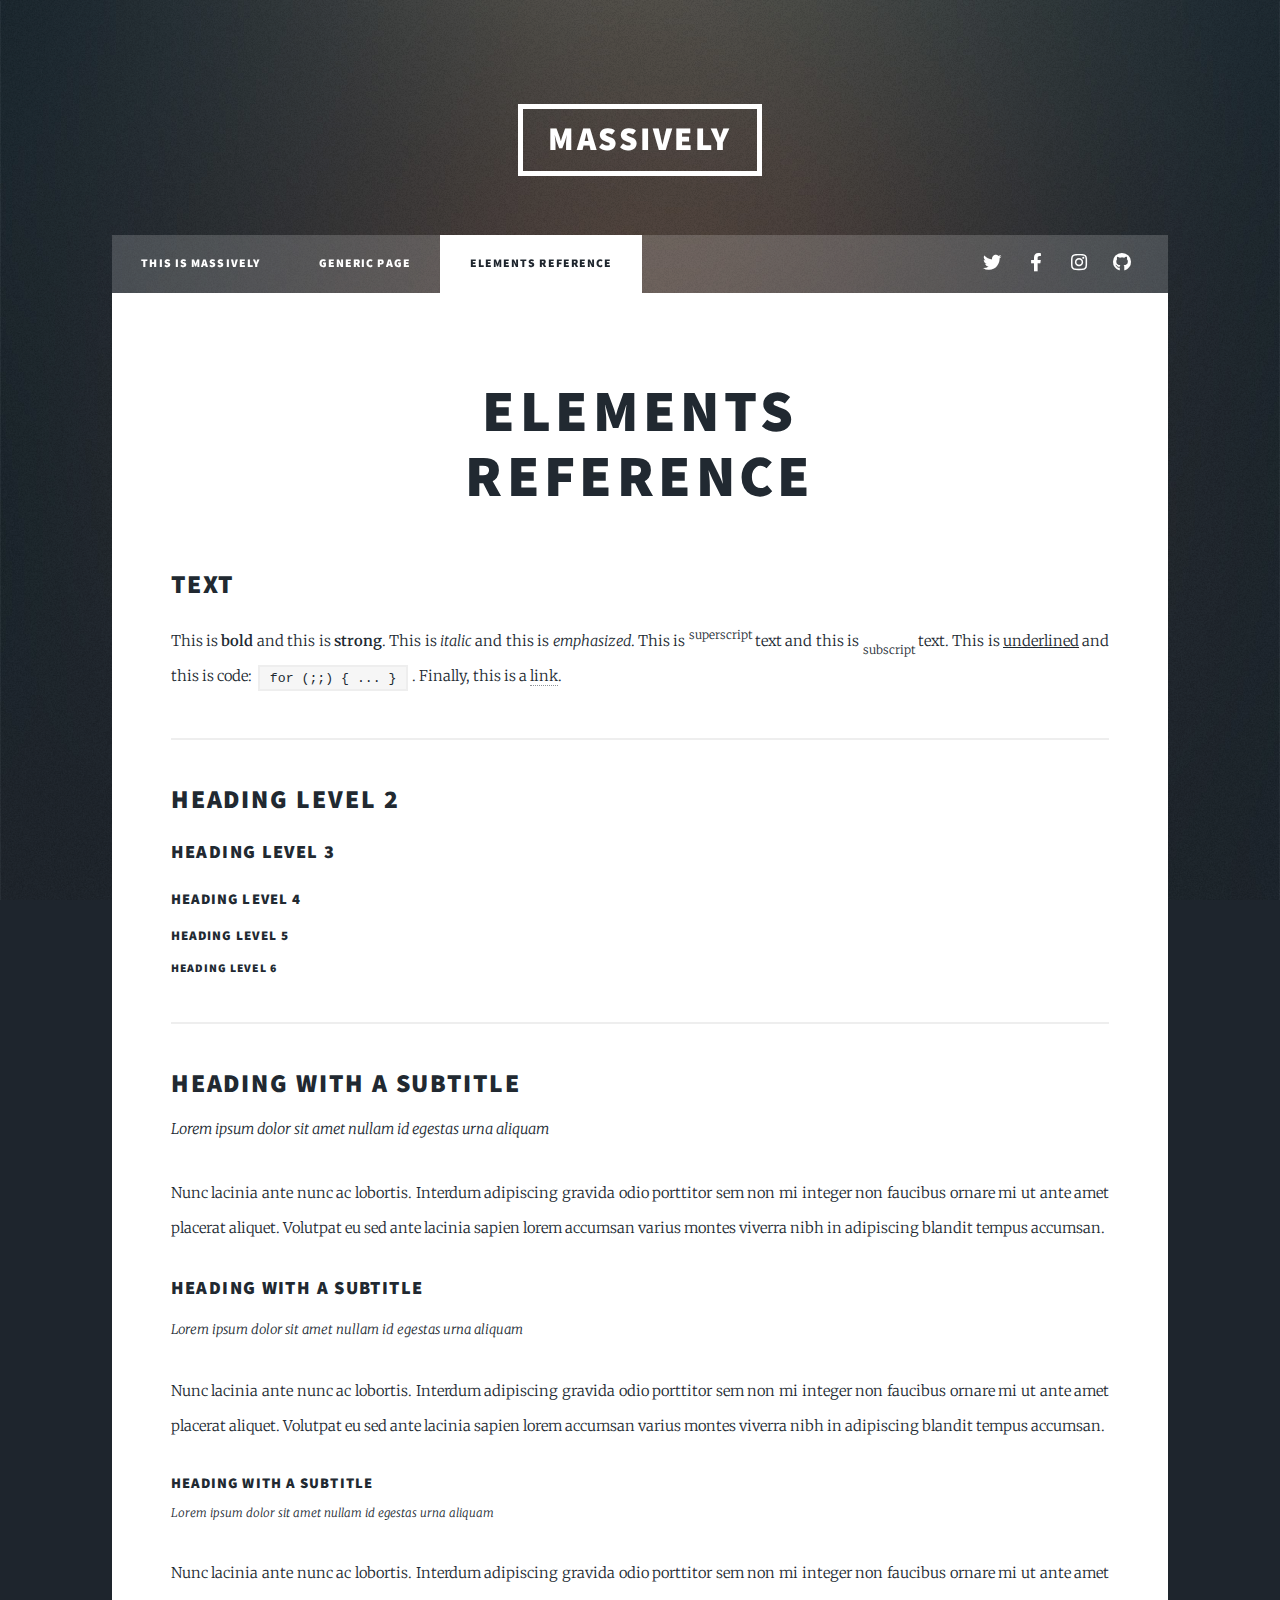
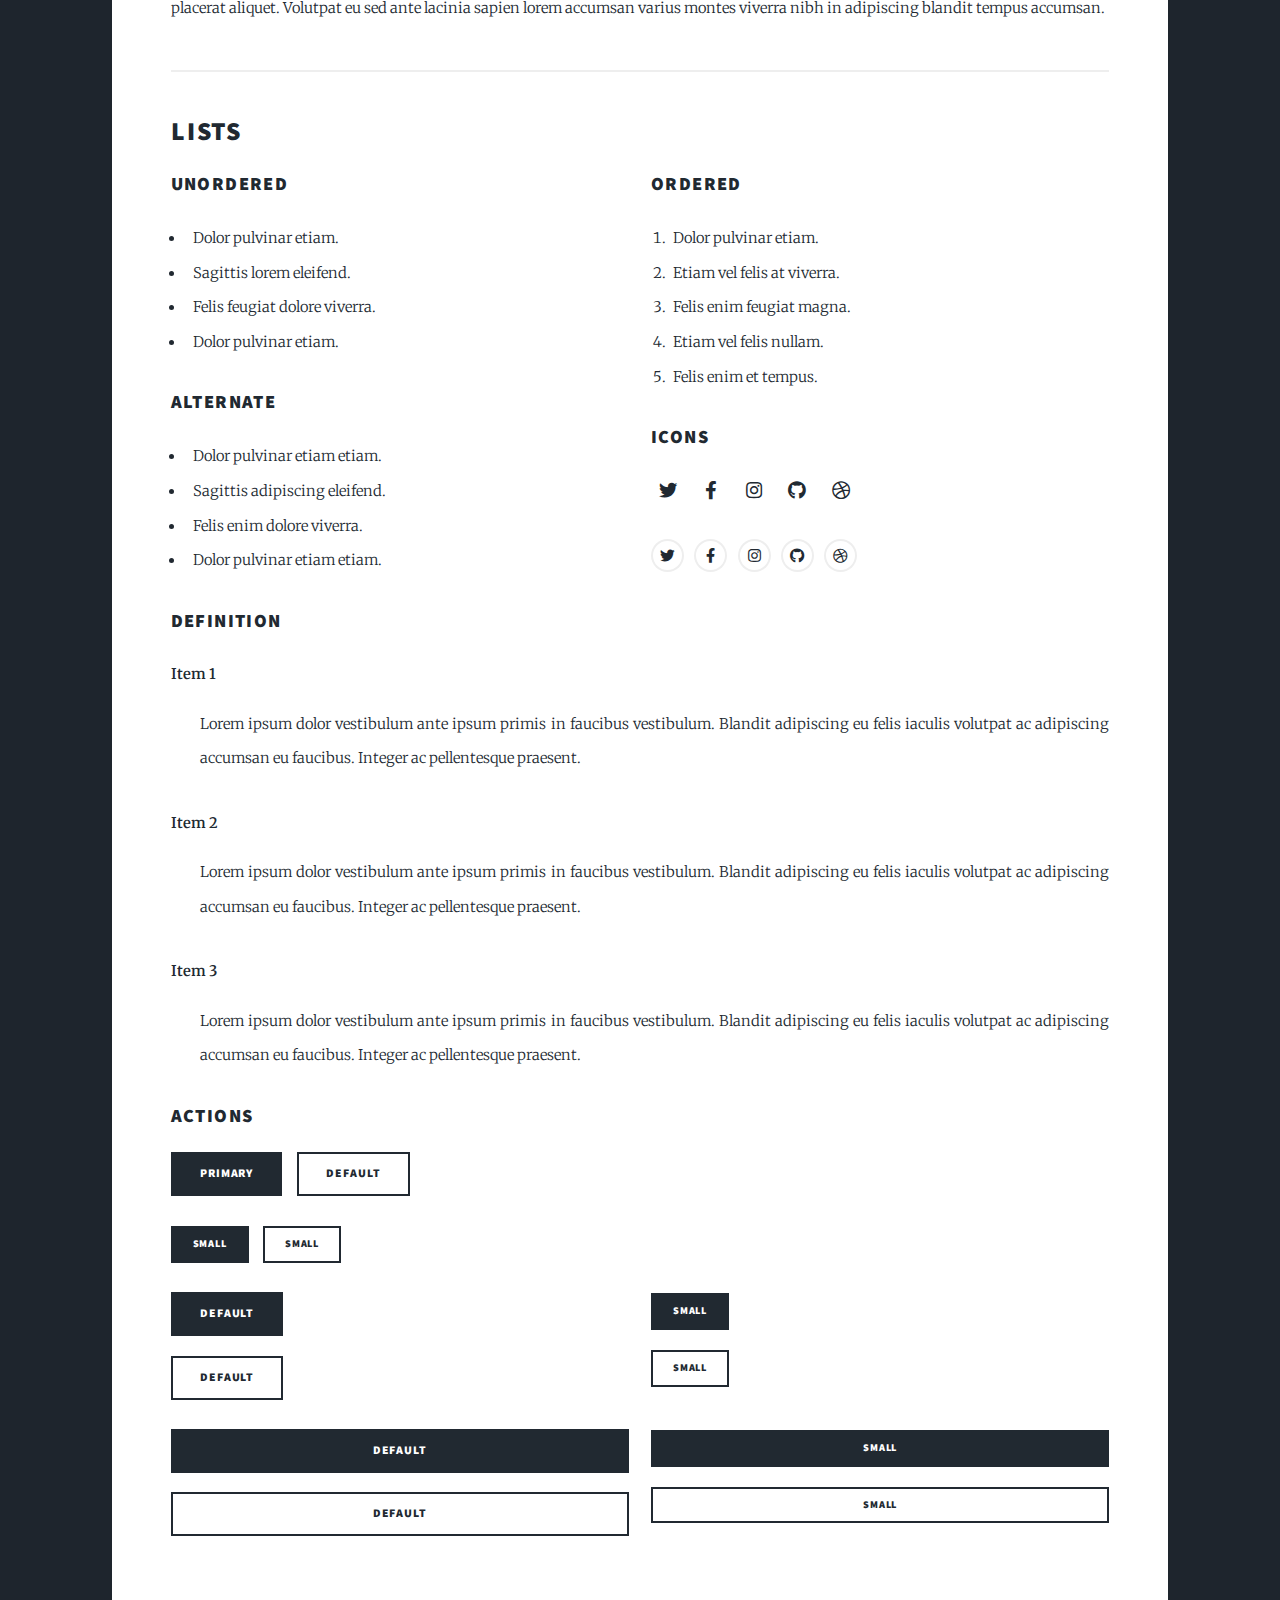
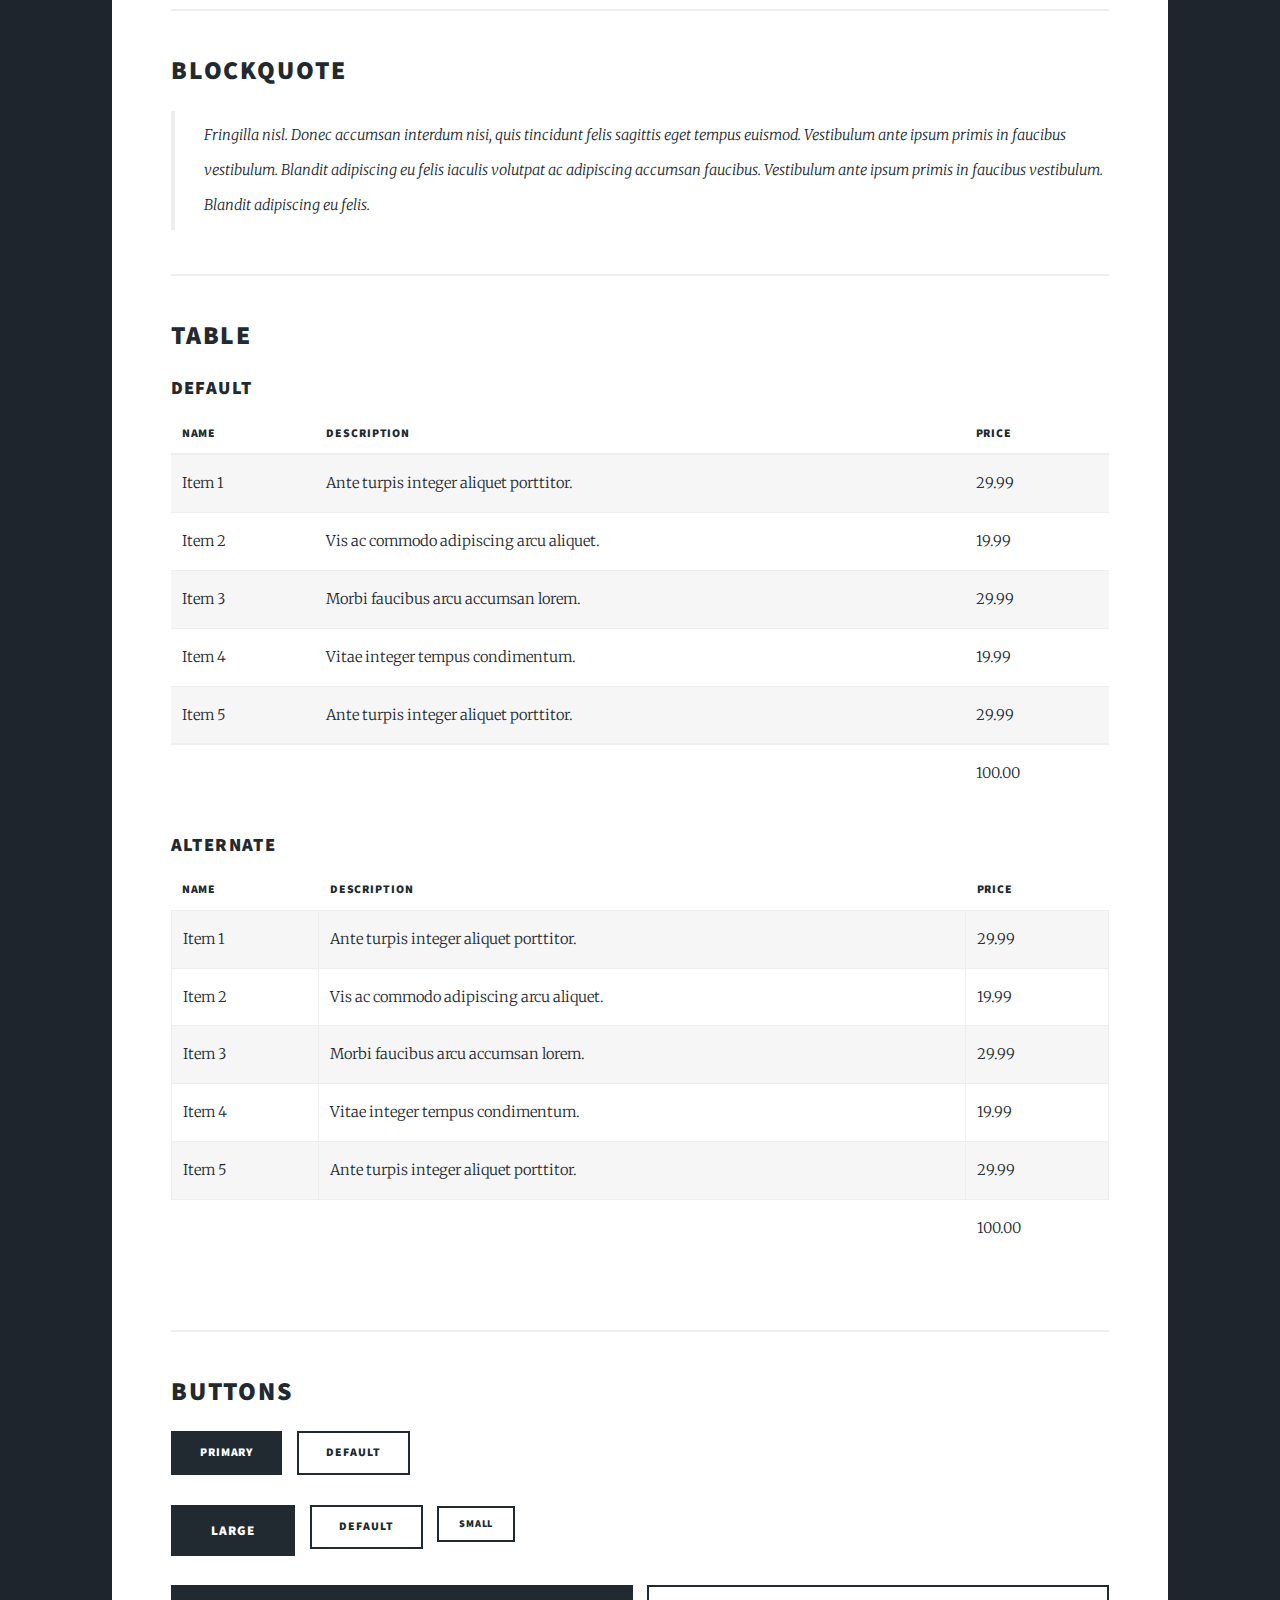
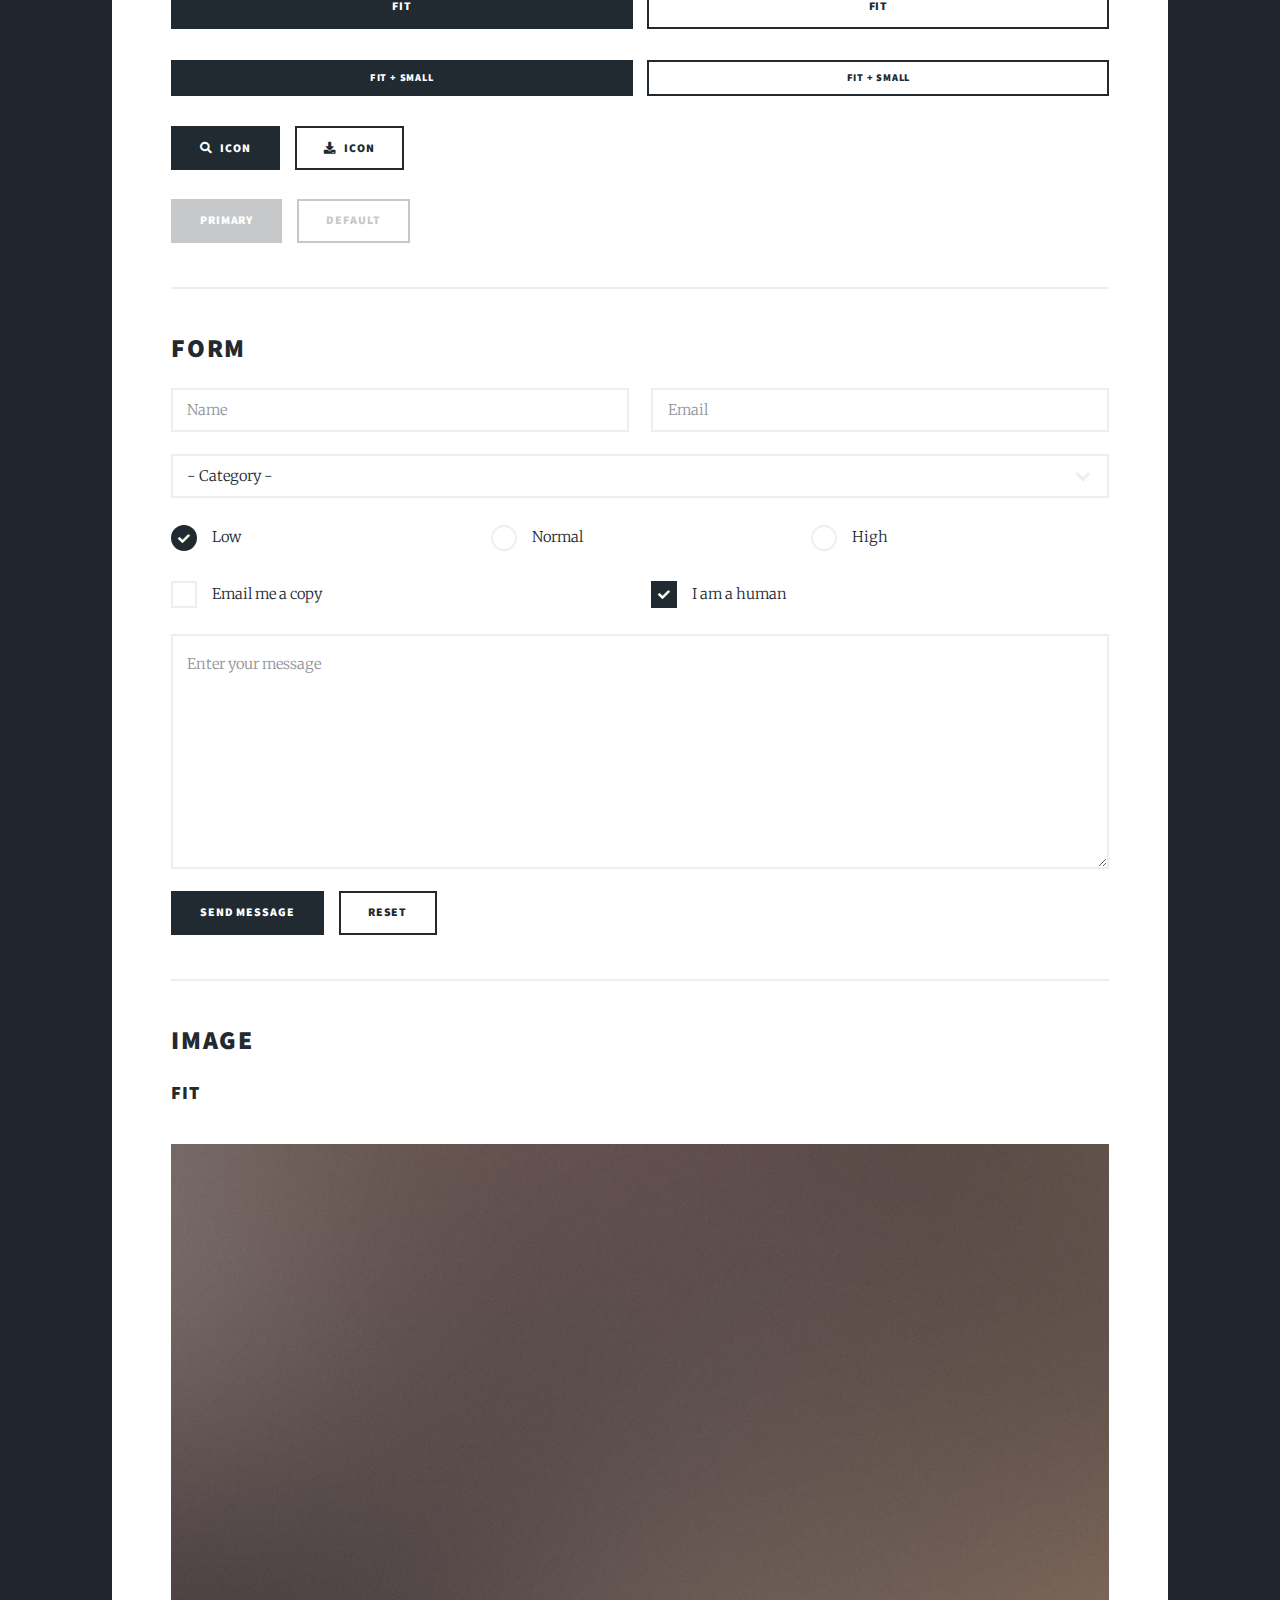
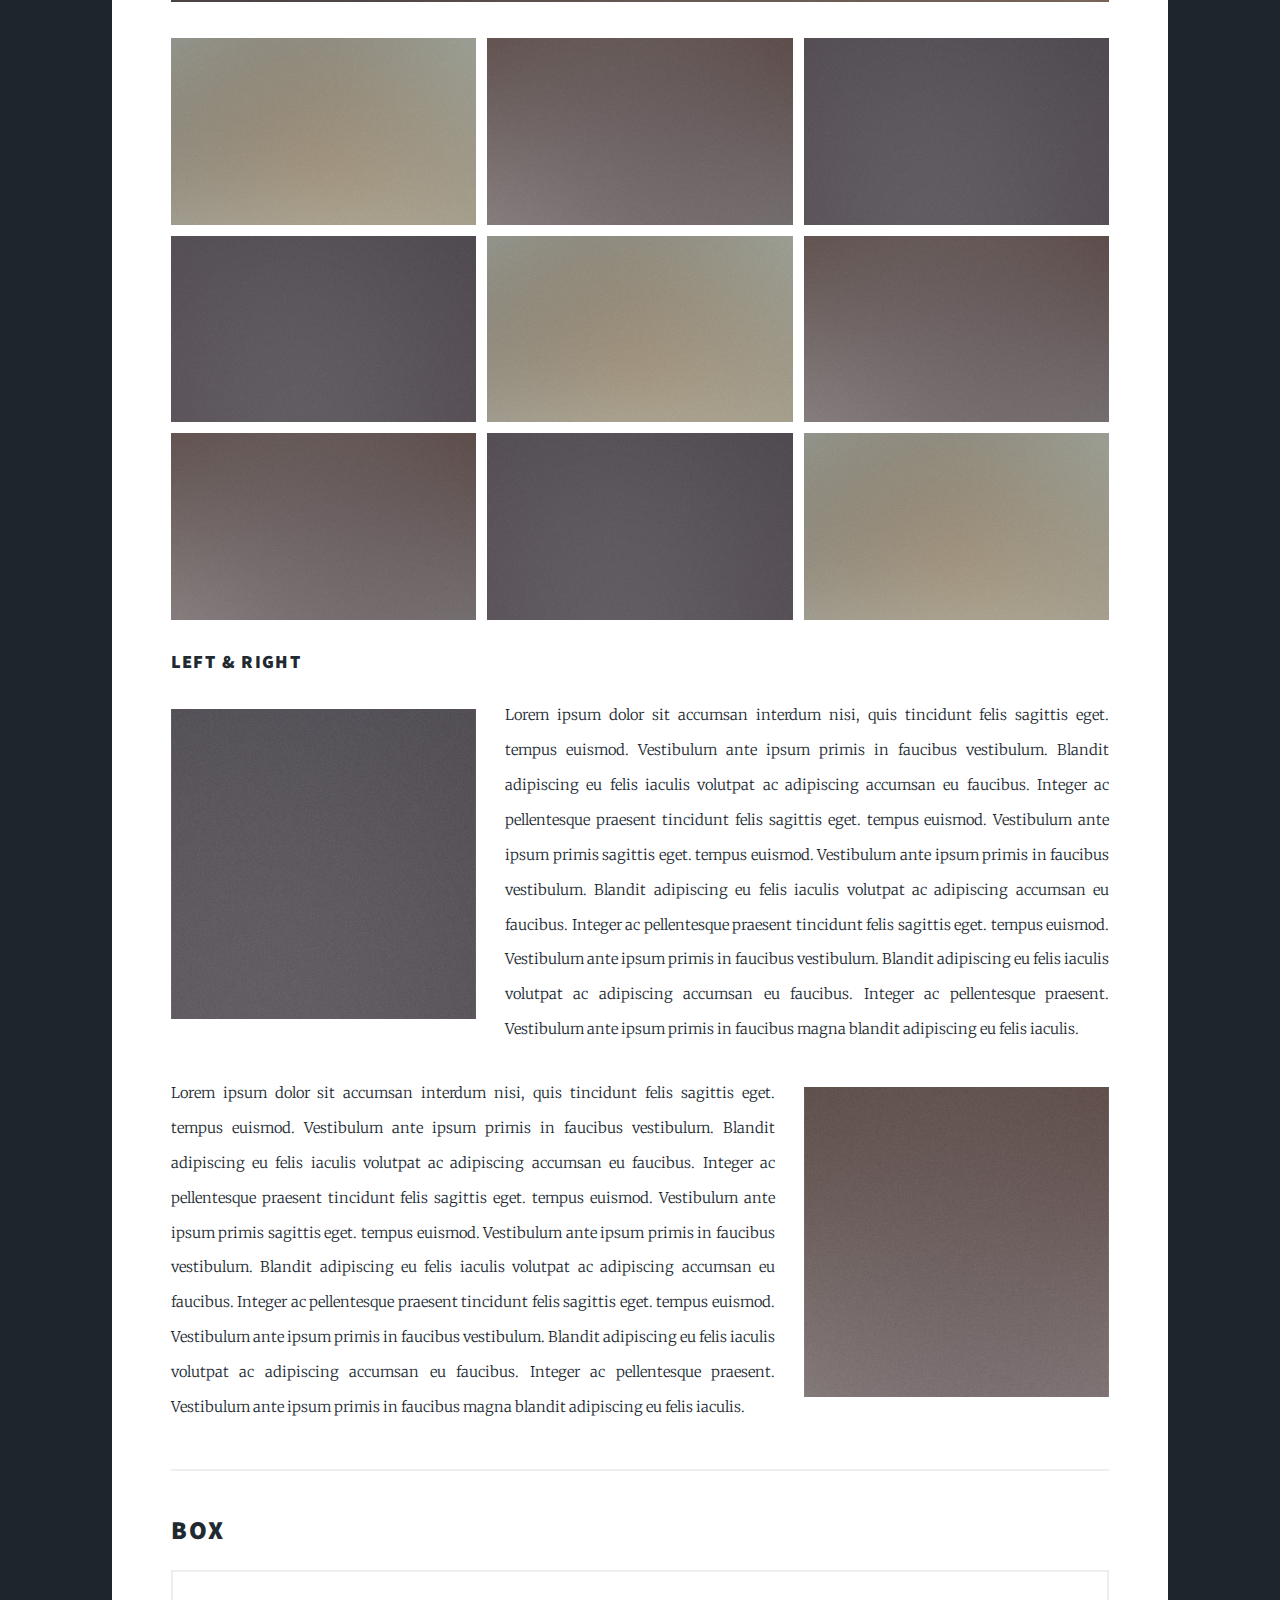
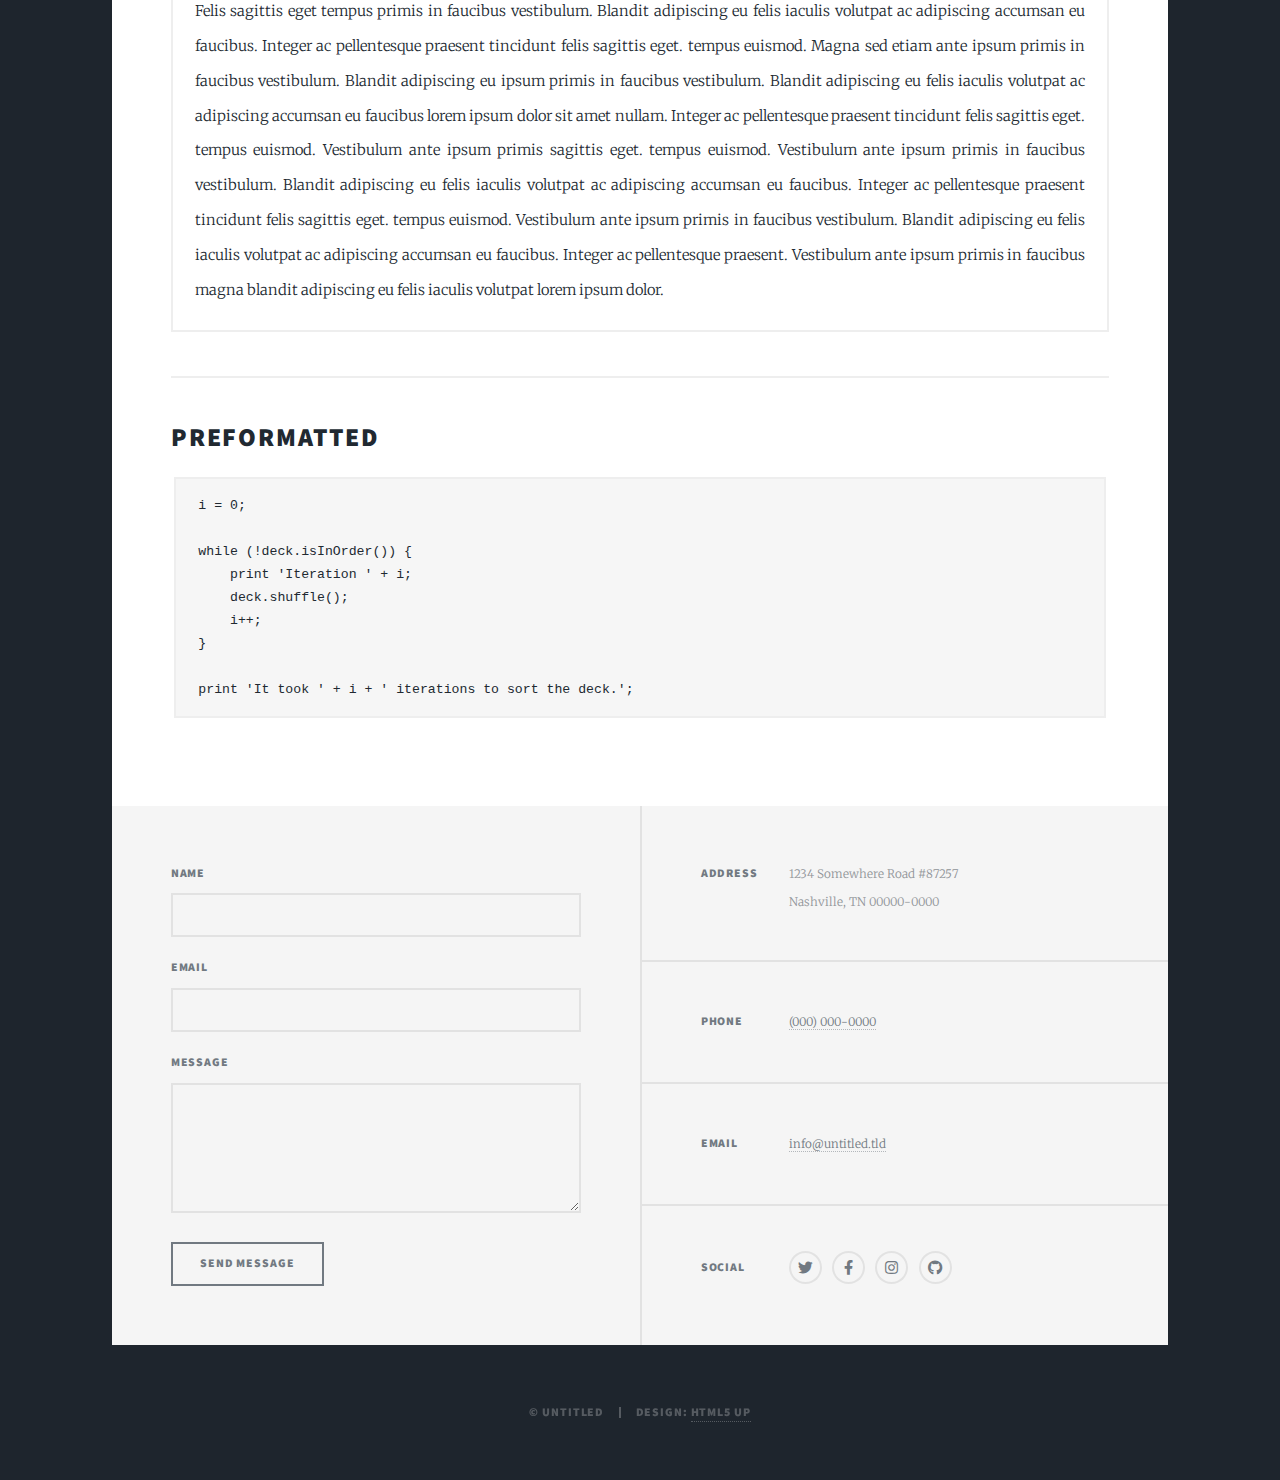
<file: elements.html>
<!DOCTYPE HTML>
<!--
	Massively by HTML5 UP
	html5up.net | @ajlkn
	Free for personal and commercial use under the CCA 3.0 license (html5up.net/license)
-->
<html>
	<head>
		<title>Elements Reference - Massively by HTML5 UP</title>
		<meta charset="utf-8" />
		<meta name="viewport" content="width=device-width, initial-scale=1, user-scalable=no" />
		<link rel="stylesheet" href="assets/css/main.css" />
		<noscript><link rel="stylesheet" href="assets/css/noscript.css" /></noscript>
	</head>
	<body class="is-preload">

		<!-- Wrapper -->
			<div id="wrapper">

				<!-- Header -->
					<header id="header">
						<a href="index.html" class="logo">Massively</a>
					</header>

				<!-- Nav -->
					<nav id="nav">
						<ul class="links">
							<li><a href="index.html">This is Massively</a></li>
							<li><a href="generic.html">Generic Page</a></li>
							<li class="active"><a href="elements.html">Elements Reference</a></li>
						</ul>
						<ul class="icons">
							<li><a href="#" class="icon brands fa-twitter"><span class="label">Twitter</span></a></li>
							<li><a href="#" class="icon brands fa-facebook-f"><span class="label">Facebook</span></a></li>
							<li><a href="#" class="icon brands fa-instagram"><span class="label">Instagram</span></a></li>
							<li><a href="#" class="icon brands fa-github"><span class="label">GitHub</span></a></li>
						</ul>
					</nav>

				<!-- Main -->
					<div id="main">

						<!-- Post -->
							<section class="post">
								<header class="major">
									<h1>Elements<br />
									Reference</h1>
								</header>

								<!-- Text stuff -->
									<h2>Text</h2>
									<p>This is <b>bold</b> and this is <strong>strong</strong>. This is <i>italic</i> and this is <em>emphasized</em>.
									This is <sup>superscript</sup> text and this is <sub>subscript</sub> text.
									This is <u>underlined</u> and this is code: <code>for (;;) { ... }</code>.
									Finally, this is a <a href="#">link</a>.</p>
									<hr />
									<h2>Heading Level 2</h2>
									<h3>Heading Level 3</h3>
									<h4>Heading Level 4</h4>
									<h5>Heading Level 5</h5>
									<h6>Heading Level 6</h6>
									<hr />
									<header>
										<h2>Heading with a Subtitle</h2>
										<p>Lorem ipsum dolor sit amet nullam id egestas urna aliquam</p>
									</header>
									<p>Nunc lacinia ante nunc ac lobortis. Interdum adipiscing gravida odio porttitor sem non mi integer non faucibus ornare mi ut ante amet placerat aliquet. Volutpat eu sed ante lacinia sapien lorem accumsan varius montes viverra nibh in adipiscing blandit tempus accumsan.</p>
									<header>
										<h3>Heading with a Subtitle</h3>
										<p>Lorem ipsum dolor sit amet nullam id egestas urna aliquam</p>
									</header>
									<p>Nunc lacinia ante nunc ac lobortis. Interdum adipiscing gravida odio porttitor sem non mi integer non faucibus ornare mi ut ante amet placerat aliquet. Volutpat eu sed ante lacinia sapien lorem accumsan varius montes viverra nibh in adipiscing blandit tempus accumsan.</p>
									<header>
										<h4>Heading with a Subtitle</h4>
										<p>Lorem ipsum dolor sit amet nullam id egestas urna aliquam</p>
									</header>
									<p>Nunc lacinia ante nunc ac lobortis. Interdum adipiscing gravida odio porttitor sem non mi integer non faucibus ornare mi ut ante amet placerat aliquet. Volutpat eu sed ante lacinia sapien lorem accumsan varius montes viverra nibh in adipiscing blandit tempus accumsan.</p>

									<hr />

								<!-- Lists -->
									<h2>Lists</h2>
									<div class="row">
										<div class="col-6 col-12-small">

											<h3>Unordered</h3>
											<ul>
												<li>Dolor pulvinar etiam.</li>
												<li>Sagittis lorem eleifend.</li>
												<li>Felis feugiat dolore viverra.</li>
												<li>Dolor pulvinar etiam.</li>
											</ul>

											<h3>Alternate</h3>
											<ul class="alt">
												<li>Dolor pulvinar etiam etiam.</li>
												<li>Sagittis adipiscing eleifend.</li>
												<li>Felis enim dolore viverra.</li>
												<li>Dolor pulvinar etiam etiam.</li>
											</ul>

										</div>
										<div class="col-6 col-12-small">

											<h3>Ordered</h3>
											<ol>
												<li>Dolor pulvinar etiam.</li>
												<li>Etiam vel felis at viverra.</li>
												<li>Felis enim feugiat magna.</li>
												<li>Etiam vel felis nullam.</li>
												<li>Felis enim et tempus.</li>
											</ol>

											<h3>Icons</h3>
											<ul class="icons">
												<li><a href="#" class="icon brands fa-twitter"><span class="label">Twitter</span></a></li>
												<li><a href="#" class="icon brands fa-facebook-f"><span class="label">Facebook</span></a></li>
												<li><a href="#" class="icon brands fa-instagram"><span class="label">Instagram</span></a></li>
												<li><a href="#" class="icon brands fa-github"><span class="label">Github</span></a></li>
												<li><a href="#" class="icon brands fa-dribbble"><span class="label">Dribbble</span></a></li>
											</ul>
											<ul class="icons alt">
												<li><a href="#" class="icon brands alt fa-twitter"><span class="label">Twitter</span></a></li>
												<li><a href="#" class="icon brands alt fa-facebook-f"><span class="label">Facebook</span></a></li>
												<li><a href="#" class="icon brands alt fa-instagram"><span class="label">Instagram</span></a></li>
												<li><a href="#" class="icon brands alt fa-github"><span class="label">Github</span></a></li>
												<li><a href="#" class="icon brands alt fa-dribbble"><span class="label">Dribbble</span></a></li>
											</ul>

										</div>
									</div>
									<h3>Definition</h3>
									<dl>
										<dt>Item 1</dt>
										<dd>
											<p>Lorem ipsum dolor vestibulum ante ipsum primis in faucibus vestibulum. Blandit adipiscing eu felis iaculis volutpat ac adipiscing accumsan eu faucibus. Integer ac pellentesque praesent.</p>
										</dd>
										<dt>Item 2</dt>
										<dd>
											<p>Lorem ipsum dolor vestibulum ante ipsum primis in faucibus vestibulum. Blandit adipiscing eu felis iaculis volutpat ac adipiscing accumsan eu faucibus. Integer ac pellentesque praesent.</p>
										</dd>
										<dt>Item 3</dt>
										<dd>
											<p>Lorem ipsum dolor vestibulum ante ipsum primis in faucibus vestibulum. Blandit adipiscing eu felis iaculis volutpat ac adipiscing accumsan eu faucibus. Integer ac pellentesque praesent.</p>
										</dd>
									</dl>

									<h3>Actions</h3>
									<ul class="actions">
										<li><a href="#" class="button primary">Primary</a></li>
										<li><a href="#" class="button">Default</a></li>
									</ul>
									<ul class="actions small">
										<li><a href="#" class="button primary small">Small</a></li>
										<li><a href="#" class="button small">Small</a></li>
									</ul>
									<div class="row">
										<div class="col-6 col-12-small">
											<ul class="actions stacked">
												<li><a href="#" class="button primary">Default</a></li>
												<li><a href="#" class="button">Default</a></li>
											</ul>
										</div>
										<div class="col-6 col-12-small">
											<ul class="actions stacked">
												<li><a href="#" class="button primary small">Small</a></li>
												<li><a href="#" class="button small">Small</a></li>
											</ul>
										</div>
									</div>
									<div class="row">
										<div class="col-6 col-12-small">
											<ul class="actions stacked">
												<li><a href="#" class="button primary fit">Default</a></li>
												<li><a href="#" class="button fit">Default</a></li>
											</ul>
										</div>
										<div class="col-6 col-12-small">
											<ul class="actions stacked">
												<li><a href="#" class="button primary small fit">Small</a></li>
												<li><a href="#" class="button small fit">Small</a></li>
											</ul>
										</div>
									</div>

									<hr />

								<!-- Blockquote -->
									<h2>Blockquote</h2>
									<blockquote>Fringilla nisl. Donec accumsan interdum nisi, quis tincidunt felis sagittis eget tempus euismod. Vestibulum ante ipsum primis in faucibus vestibulum. Blandit adipiscing eu felis iaculis volutpat ac adipiscing accumsan faucibus. Vestibulum ante ipsum primis in faucibus vestibulum. Blandit adipiscing eu felis.</blockquote>

									<hr />

								<!-- Table -->
									<h2>Table</h2>

									<h3>Default</h3>
									<div class="table-wrapper">
										<table>
											<thead>
												<tr>
													<th>Name</th>
													<th>Description</th>
													<th>Price</th>
												</tr>
											</thead>
											<tbody>
												<tr>
													<td>Item 1</td>
													<td>Ante turpis integer aliquet porttitor.</td>
													<td>29.99</td>
												</tr>
												<tr>
													<td>Item 2</td>
													<td>Vis ac commodo adipiscing arcu aliquet.</td>
													<td>19.99</td>
												</tr>
												<tr>
													<td>Item 3</td>
													<td> Morbi faucibus arcu accumsan lorem.</td>
													<td>29.99</td>
												</tr>
												<tr>
													<td>Item 4</td>
													<td>Vitae integer tempus condimentum.</td>
													<td>19.99</td>
												</tr>
												<tr>
													<td>Item 5</td>
													<td>Ante turpis integer aliquet porttitor.</td>
													<td>29.99</td>
												</tr>
											</tbody>
											<tfoot>
												<tr>
													<td colspan="2"></td>
													<td>100.00</td>
												</tr>
											</tfoot>
										</table>
									</div>

									<h3>Alternate</h3>
									<div class="table-wrapper">
										<table class="alt">
											<thead>
												<tr>
													<th>Name</th>
													<th>Description</th>
													<th>Price</th>
												</tr>
											</thead>
											<tbody>
												<tr>
													<td>Item 1</td>
													<td>Ante turpis integer aliquet porttitor.</td>
													<td>29.99</td>
												</tr>
												<tr>
													<td>Item 2</td>
													<td>Vis ac commodo adipiscing arcu aliquet.</td>
													<td>19.99</td>
												</tr>
												<tr>
													<td>Item 3</td>
													<td> Morbi faucibus arcu accumsan lorem.</td>
													<td>29.99</td>
												</tr>
												<tr>
													<td>Item 4</td>
													<td>Vitae integer tempus condimentum.</td>
													<td>19.99</td>
												</tr>
												<tr>
													<td>Item 5</td>
													<td>Ante turpis integer aliquet porttitor.</td>
													<td>29.99</td>
												</tr>
											</tbody>
											<tfoot>
												<tr>
													<td colspan="2"></td>
													<td>100.00</td>
												</tr>
											</tfoot>
										</table>
									</div>

									<hr />

								<!-- Buttons -->
									<h2>Buttons</h2>
									<ul class="actions">
										<li><a href="#" class="button primary">Primary</a></li>
										<li><a href="#" class="button">Default</a></li>
									</ul>
									<ul class="actions">
										<li><a href="#" class="button primary large">Large</a></li>
										<li><a href="#" class="button">Default</a></li>
										<li><a href="#" class="button small">Small</a></li>
									</ul>
									<ul class="actions fit">
										<li><a href="#" class="button primary fit">Fit</a></li>
										<li><a href="#" class="button fit">Fit</a></li>
									</ul>
									<ul class="actions fit small">
										<li><a href="#" class="button primary fit small">Fit + Small</a></li>
										<li><a href="#" class="button fit small">Fit + Small</a></li>
									</ul>
									<ul class="actions">
										<li><a href="#" class="button primary icon solid fa-search">Icon</a></li>
										<li><a href="#" class="button icon solid fa-download">Icon</a></li>
									</ul>
									<ul class="actions">
										<li><span class="button primary disabled">Primary</span></li>
										<li><span class="button disabled">Default</span></li>
									</ul>

									<hr />

								<!-- Form -->
									<h2>Form</h2>

									<form method="post" action="#">
										<div class="row gtr-uniform">
											<div class="col-6 col-12-xsmall">
												<input type="text" name="demo-name" id="demo-name" value="" placeholder="Name" />
											</div>
											<div class="col-6 col-12-xsmall">
												<input type="email" name="demo-email" id="demo-email" value="" placeholder="Email" />
											</div>
											<!-- Break -->
											<div class="col-12">
												<select name="demo-category" id="demo-category">
													<option value="">- Category -</option>
													<option value="1">Manufacturing</option>
													<option value="1">Shipping</option>
													<option value="1">Administration</option>
													<option value="1">Human Resources</option>
												</select>
											</div>
											<!-- Break -->
											<div class="col-4 col-12-small">
												<input type="radio" id="demo-priority-low" name="demo-priority" checked>
												<label for="demo-priority-low">Low</label>
											</div>
											<div class="col-4 col-12-small">
												<input type="radio" id="demo-priority-normal" name="demo-priority">
												<label for="demo-priority-normal">Normal</label>
											</div>
											<div class="col-4 col-12-small">
												<input type="radio" id="demo-priority-high" name="demo-priority">
												<label for="demo-priority-high">High</label>
											</div>
											<!-- Break -->
											<div class="col-6 col-12-small">
												<input type="checkbox" id="demo-copy" name="demo-copy">
												<label for="demo-copy">Email me a copy</label>
											</div>
											<div class="col-6 col-12-small">
												<input type="checkbox" id="demo-human" name="demo-human" checked>
												<label for="demo-human">I am a human</label>
											</div>
											<!-- Break -->
											<div class="col-12">
												<textarea name="demo-message" id="demo-message" placeholder="Enter your message" rows="6"></textarea>
											</div>
											<!-- Break -->
											<div class="col-12">
												<ul class="actions">
													<li><input type="submit" value="Send Message" class="primary" /></li>
													<li><input type="reset" value="Reset" /></li>
												</ul>
											</div>
										</div>
									</form>

									<hr />

								<!-- Image -->
									<h2>Image</h2>

									<h3>Fit</h3>
									<span class="image fit"><img src="images/pic01.jpg" alt="" /></span>
									<div class="box alt">
										<div class="row gtr-50 gtr-uniform">
											<div class="col-4"><span class="image fit"><img src="images/pic02.jpg" alt="" /></span></div>
											<div class="col-4"><span class="image fit"><img src="images/pic03.jpg" alt="" /></span></div>
											<div class="col-4"><span class="image fit"><img src="images/pic04.jpg" alt="" /></span></div>
											<!-- Break -->
											<div class="col-4"><span class="image fit"><img src="images/pic04.jpg" alt="" /></span></div>
											<div class="col-4"><span class="image fit"><img src="images/pic02.jpg" alt="" /></span></div>
											<div class="col-4"><span class="image fit"><img src="images/pic03.jpg" alt="" /></span></div>
											<!-- Break -->
											<div class="col-4"><span class="image fit"><img src="images/pic03.jpg" alt="" /></span></div>
											<div class="col-4"><span class="image fit"><img src="images/pic04.jpg" alt="" /></span></div>
											<div class="col-4"><span class="image fit"><img src="images/pic02.jpg" alt="" /></span></div>
										</div>
									</div>

									<h3>Left &amp; Right</h3>
									<p><span class="image left"><img src="images/pic08.jpg" alt="" /></span>Lorem ipsum dolor sit accumsan interdum nisi, quis tincidunt felis sagittis eget. tempus euismod. Vestibulum ante ipsum primis in faucibus vestibulum. Blandit adipiscing eu felis iaculis volutpat ac adipiscing accumsan eu faucibus. Integer ac pellentesque praesent tincidunt felis sagittis eget. tempus euismod. Vestibulum ante ipsum primis sagittis eget. tempus euismod. Vestibulum ante ipsum primis in faucibus vestibulum. Blandit adipiscing eu felis iaculis volutpat ac adipiscing accumsan eu faucibus. Integer ac pellentesque praesent tincidunt felis sagittis eget. tempus euismod. Vestibulum ante ipsum primis in faucibus vestibulum. Blandit adipiscing eu felis iaculis volutpat ac adipiscing accumsan eu faucibus. Integer ac pellentesque praesent. Vestibulum ante ipsum primis in faucibus magna blandit adipiscing eu felis iaculis.</p>
									<p><span class="image right"><img src="images/pic09.jpg" alt="" /></span>Lorem ipsum dolor sit accumsan interdum nisi, quis tincidunt felis sagittis eget. tempus euismod. Vestibulum ante ipsum primis in faucibus vestibulum. Blandit adipiscing eu felis iaculis volutpat ac adipiscing accumsan eu faucibus. Integer ac pellentesque praesent tincidunt felis sagittis eget. tempus euismod. Vestibulum ante ipsum primis sagittis eget. tempus euismod. Vestibulum ante ipsum primis in faucibus vestibulum. Blandit adipiscing eu felis iaculis volutpat ac adipiscing accumsan eu faucibus. Integer ac pellentesque praesent tincidunt felis sagittis eget. tempus euismod. Vestibulum ante ipsum primis in faucibus vestibulum. Blandit adipiscing eu felis iaculis volutpat ac adipiscing accumsan eu faucibus. Integer ac pellentesque praesent. Vestibulum ante ipsum primis in faucibus magna blandit adipiscing eu felis iaculis.</p>

									<hr />

								<!-- Box -->
									<h2>Box</h2>
									<div class="box">
										<p>Felis sagittis eget tempus primis in faucibus vestibulum. Blandit adipiscing eu felis iaculis volutpat ac adipiscing accumsan eu faucibus. Integer ac pellentesque praesent tincidunt felis sagittis eget. tempus euismod. Magna sed etiam ante ipsum primis in faucibus vestibulum. Blandit adipiscing eu ipsum primis in faucibus vestibulum. Blandit adipiscing eu felis iaculis volutpat ac adipiscing accumsan eu faucibus lorem ipsum dolor sit amet nullam. Integer ac pellentesque praesent tincidunt felis sagittis eget. tempus euismod. Vestibulum ante ipsum primis sagittis eget. tempus euismod. Vestibulum ante ipsum primis in faucibus vestibulum. Blandit adipiscing eu felis iaculis volutpat ac adipiscing accumsan eu faucibus. Integer ac pellentesque praesent tincidunt felis sagittis eget. tempus euismod. Vestibulum ante ipsum primis in faucibus vestibulum. Blandit adipiscing eu felis iaculis volutpat ac adipiscing accumsan eu faucibus. Integer ac pellentesque praesent. Vestibulum ante ipsum primis in faucibus magna blandit adipiscing eu felis iaculis volutpat lorem ipsum dolor.</p>
									</div>

									<hr />

								<!-- Preformatted Code -->
									<h2>Preformatted</h2>
									<pre><code>i = 0;

while (!deck.isInOrder()) {
    print 'Iteration ' + i;
    deck.shuffle();
    i++;
}

print 'It took ' + i + ' iterations to sort the deck.';
</code></pre>

							</section>

					</div>

				<!-- Footer -->
					<footer id="footer">
						<section>
							<form method="post" action="#">
								<div class="fields">
									<div class="field">
										<label for="name">Name</label>
										<input type="text" name="name" id="name" />
									</div>
									<div class="field">
										<label for="email">Email</label>
										<input type="text" name="email" id="email" />
									</div>
									<div class="field">
										<label for="message">Message</label>
										<textarea name="message" id="message" rows="3"></textarea>
									</div>
								</div>
								<ul class="actions">
									<li><input type="submit" value="Send Message" /></li>
								</ul>
							</form>
						</section>
						<section class="split contact">
							<section class="alt">
								<h3>Address</h3>
								<p>1234 Somewhere Road #87257<br />
								Nashville, TN 00000-0000</p>
							</section>
							<section>
								<h3>Phone</h3>
								<p><a href="#">(000) 000-0000</a></p>
							</section>
							<section>
								<h3>Email</h3>
								<p><a href="#">info@untitled.tld</a></p>
							</section>
							<section>
								<h3>Social</h3>
								<ul class="icons alt">
									<li><a href="#" class="icon brands alt fa-twitter"><span class="label">Twitter</span></a></li>
									<li><a href="#" class="icon brands alt fa-facebook-f"><span class="label">Facebook</span></a></li>
									<li><a href="#" class="icon brands alt fa-instagram"><span class="label">Instagram</span></a></li>
									<li><a href="#" class="icon brands alt fa-github"><span class="label">GitHub</span></a></li>
								</ul>
							</section>
						</section>
					</footer>

				<!-- Copyright -->
					<div id="copyright">
						<ul><li>&copy; Untitled</li><li>Design: <a href="https://html5up.net">HTML5 UP</a></li></ul>
					</div>

			</div>

		<!-- Scripts -->
			<script src="assets/js/jquery.min.js"></script>
			<script src="assets/js/jquery.scrollex.min.js"></script>
			<script src="assets/js/jquery.scrolly.min.js"></script>
			<script src="assets/js/browser.min.js"></script>
			<script src="assets/js/breakpoints.min.js"></script>
			<script src="assets/js/util.js"></script>
			<script src="assets/js/main.js"></script>

	</body>
</html>
</file>
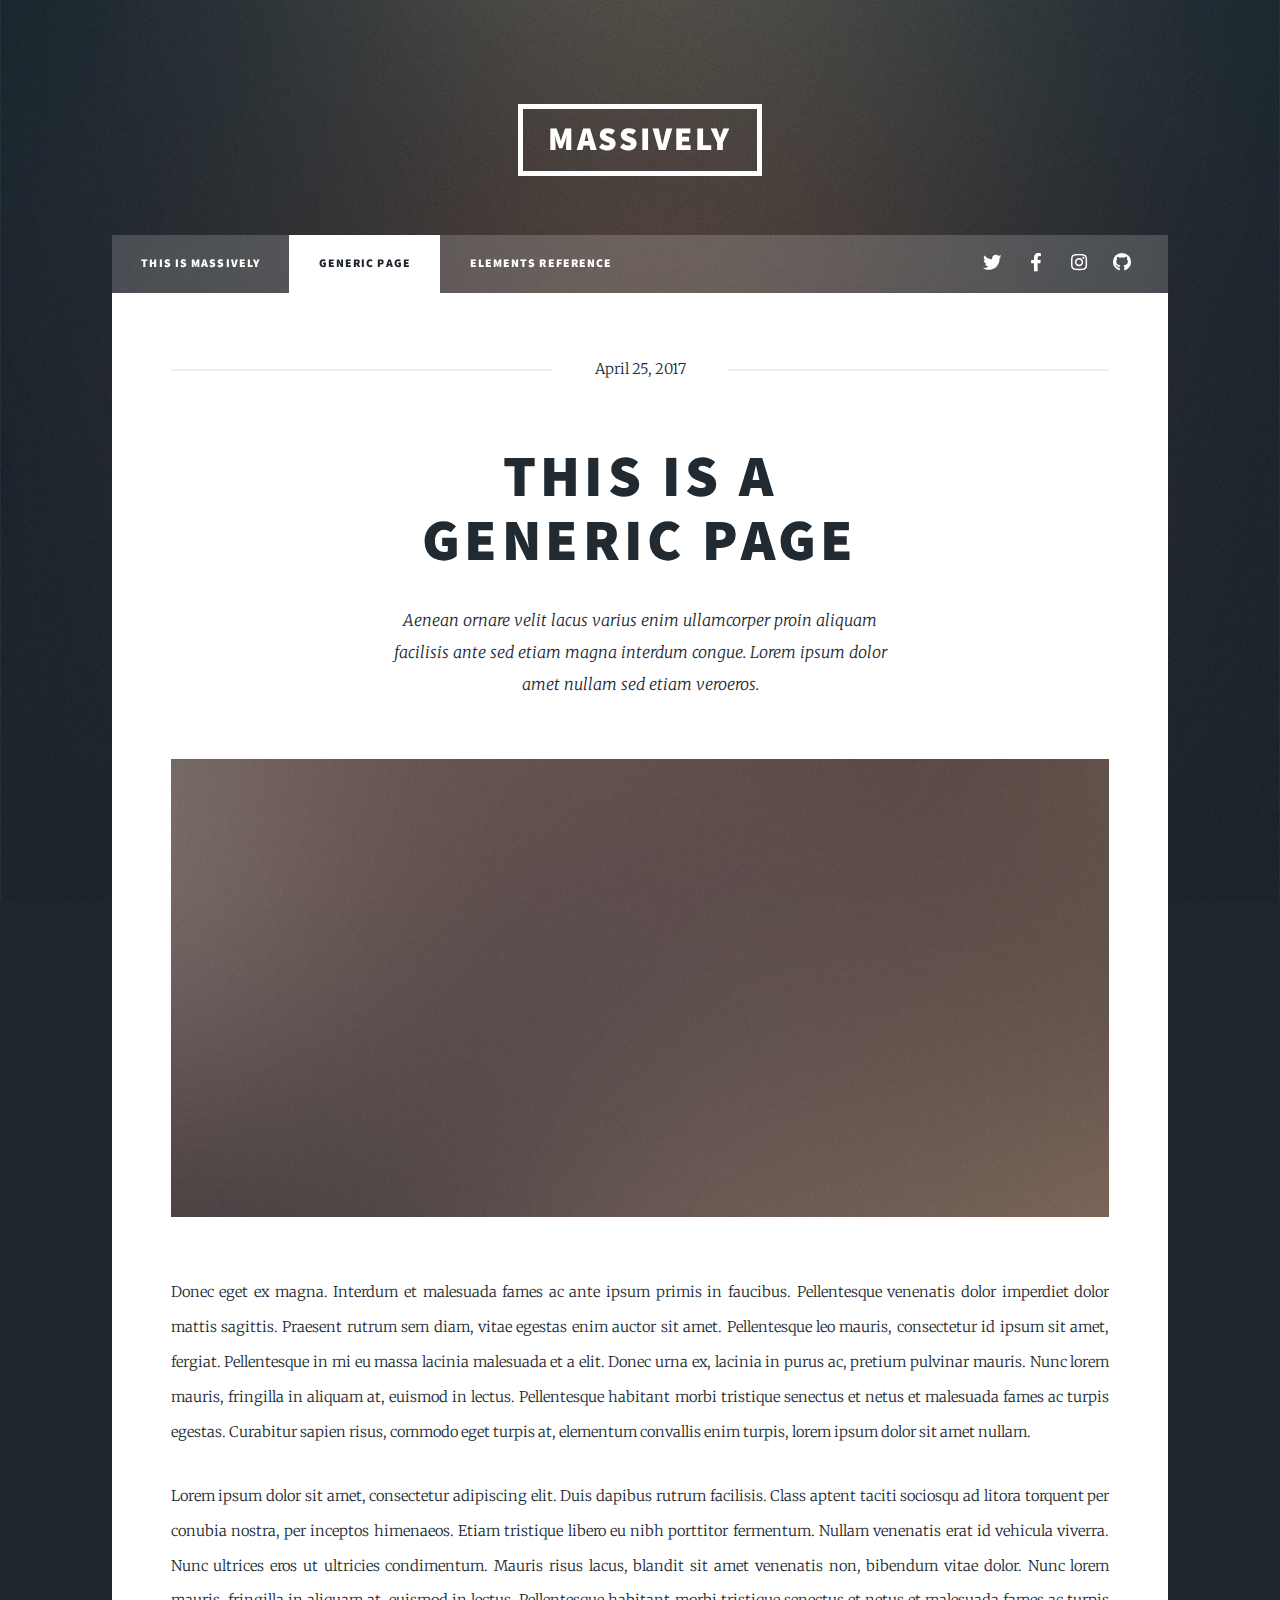
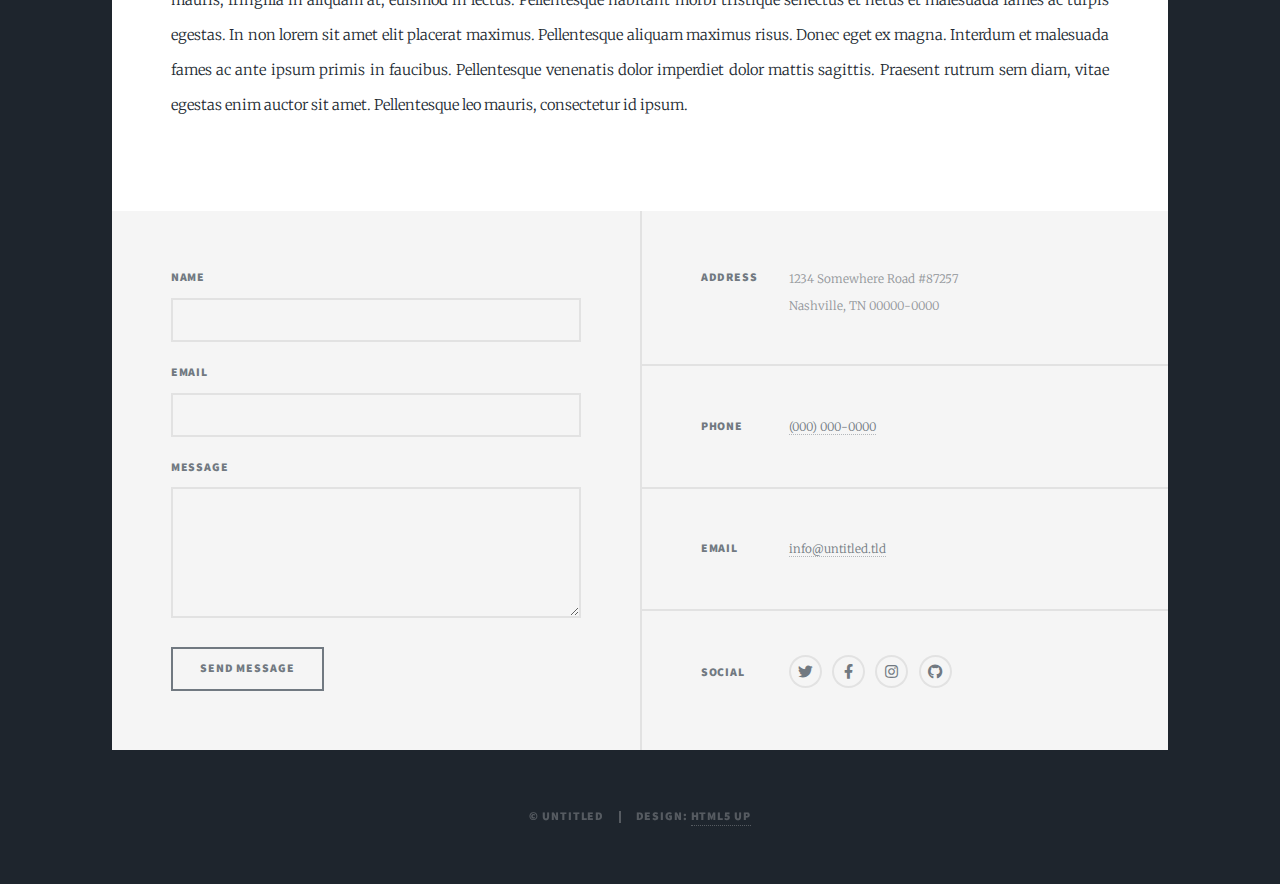
<file: generic.html>
<!DOCTYPE HTML>
<!--
	Massively by HTML5 UP
	html5up.net | @ajlkn
	Free for personal and commercial use under the CCA 3.0 license (html5up.net/license)
-->
<html>
	<head>
		<title>Generic Page - Massively by HTML5 UP</title>
		<meta charset="utf-8" />
		<meta name="viewport" content="width=device-width, initial-scale=1, user-scalable=no" />
		<link rel="stylesheet" href="assets/css/main.css" />
		<noscript><link rel="stylesheet" href="assets/css/noscript.css" /></noscript>
	</head>
	<body class="is-preload">

		<!-- Wrapper -->
			<div id="wrapper">

				<!-- Header -->
					<header id="header">
						<a href="index.html" class="logo">Massively</a>
					</header>

				<!-- Nav -->
					<nav id="nav">
						<ul class="links">
							<li><a href="index.html">This is Massively</a></li>
							<li class="active"><a href="generic.html">Generic Page</a></li>
							<li><a href="elements.html">Elements Reference</a></li>
						</ul>
						<ul class="icons">
							<li><a href="#" class="icon brands fa-twitter"><span class="label">Twitter</span></a></li>
							<li><a href="#" class="icon brands fa-facebook-f"><span class="label">Facebook</span></a></li>
							<li><a href="#" class="icon brands fa-instagram"><span class="label">Instagram</span></a></li>
							<li><a href="#" class="icon brands fa-github"><span class="label">GitHub</span></a></li>
						</ul>
					</nav>

				<!-- Main -->
					<div id="main">

						<!-- Post -->
							<section class="post">
								<header class="major">
									<span class="date">April 25, 2017</span>
									<h1>This is a<br />
									Generic Page</h1>
									<p>Aenean ornare velit lacus varius enim ullamcorper proin aliquam<br />
									facilisis ante sed etiam magna interdum congue. Lorem ipsum dolor<br />
									amet nullam sed etiam veroeros.</p>
								</header>
								<div class="image main"><img src="images/pic01.jpg" alt="" /></div>
								<p>Donec eget ex magna. Interdum et malesuada fames ac ante ipsum primis in faucibus. Pellentesque venenatis dolor imperdiet dolor mattis sagittis. Praesent rutrum sem diam, vitae egestas enim auctor sit amet. Pellentesque leo mauris, consectetur id ipsum sit amet, fergiat. Pellentesque in mi eu massa lacinia malesuada et a elit. Donec urna ex, lacinia in purus ac, pretium pulvinar mauris. Nunc lorem mauris, fringilla in aliquam at, euismod in lectus. Pellentesque habitant morbi tristique senectus et netus et malesuada fames ac turpis egestas. Curabitur sapien risus, commodo eget turpis at, elementum convallis enim turpis, lorem ipsum dolor sit amet nullam.</p>
								<p>Lorem ipsum dolor sit amet, consectetur adipiscing elit. Duis dapibus rutrum facilisis. Class aptent taciti sociosqu ad litora torquent per conubia nostra, per inceptos himenaeos. Etiam tristique libero eu nibh porttitor fermentum. Nullam venenatis erat id vehicula viverra. Nunc ultrices eros ut ultricies condimentum. Mauris risus lacus, blandit sit amet venenatis non, bibendum vitae dolor. Nunc lorem mauris, fringilla in aliquam at, euismod in lectus. Pellentesque habitant morbi tristique senectus et netus et malesuada fames ac turpis egestas. In non lorem sit amet elit placerat maximus. Pellentesque aliquam maximus risus. Donec eget ex magna. Interdum et malesuada fames ac ante ipsum primis in faucibus. Pellentesque venenatis dolor imperdiet dolor mattis sagittis. Praesent rutrum sem diam, vitae egestas enim auctor sit amet. Pellentesque leo mauris, consectetur id ipsum.</p>
							</section>

					</div>

				<!-- Footer -->
					<footer id="footer">
						<section>
							<form method="post" action="#">
								<div class="fields">
									<div class="field">
										<label for="name">Name</label>
										<input type="text" name="name" id="name" />
									</div>
									<div class="field">
										<label for="email">Email</label>
										<input type="text" name="email" id="email" />
									</div>
									<div class="field">
										<label for="message">Message</label>
										<textarea name="message" id="message" rows="3"></textarea>
									</div>
								</div>
								<ul class="actions">
									<li><input type="submit" value="Send Message" /></li>
								</ul>
							</form>
						</section>
						<section class="split contact">
							<section class="alt">
								<h3>Address</h3>
								<p>1234 Somewhere Road #87257<br />
								Nashville, TN 00000-0000</p>
							</section>
							<section>
								<h3>Phone</h3>
								<p><a href="#">(000) 000-0000</a></p>
							</section>
							<section>
								<h3>Email</h3>
								<p><a href="#">info@untitled.tld</a></p>
							</section>
							<section>
								<h3>Social</h3>
								<ul class="icons alt">
									<li><a href="#" class="icon brands alt fa-twitter"><span class="label">Twitter</span></a></li>
									<li><a href="#" class="icon brands alt fa-facebook-f"><span class="label">Facebook</span></a></li>
									<li><a href="#" class="icon brands alt fa-instagram"><span class="label">Instagram</span></a></li>
									<li><a href="#" class="icon brands alt fa-github"><span class="label">GitHub</span></a></li>
								</ul>
							</section>
						</section>
					</footer>

				<!-- Copyright -->
					<div id="copyright">
						<ul><li>&copy; Untitled</li><li>Design: <a href="https://html5up.net">HTML5 UP</a></li></ul>
					</div>

			</div>

		<!-- Scripts -->
			<script src="assets/js/jquery.min.js"></script>
			<script src="assets/js/jquery.scrollex.min.js"></script>
			<script src="assets/js/jquery.scrolly.min.js"></script>
			<script src="assets/js/browser.min.js"></script>
			<script src="assets/js/breakpoints.min.js"></script>
			<script src="assets/js/util.js"></script>
			<script src="assets/js/main.js"></script>

	</body>
</html>
</file>
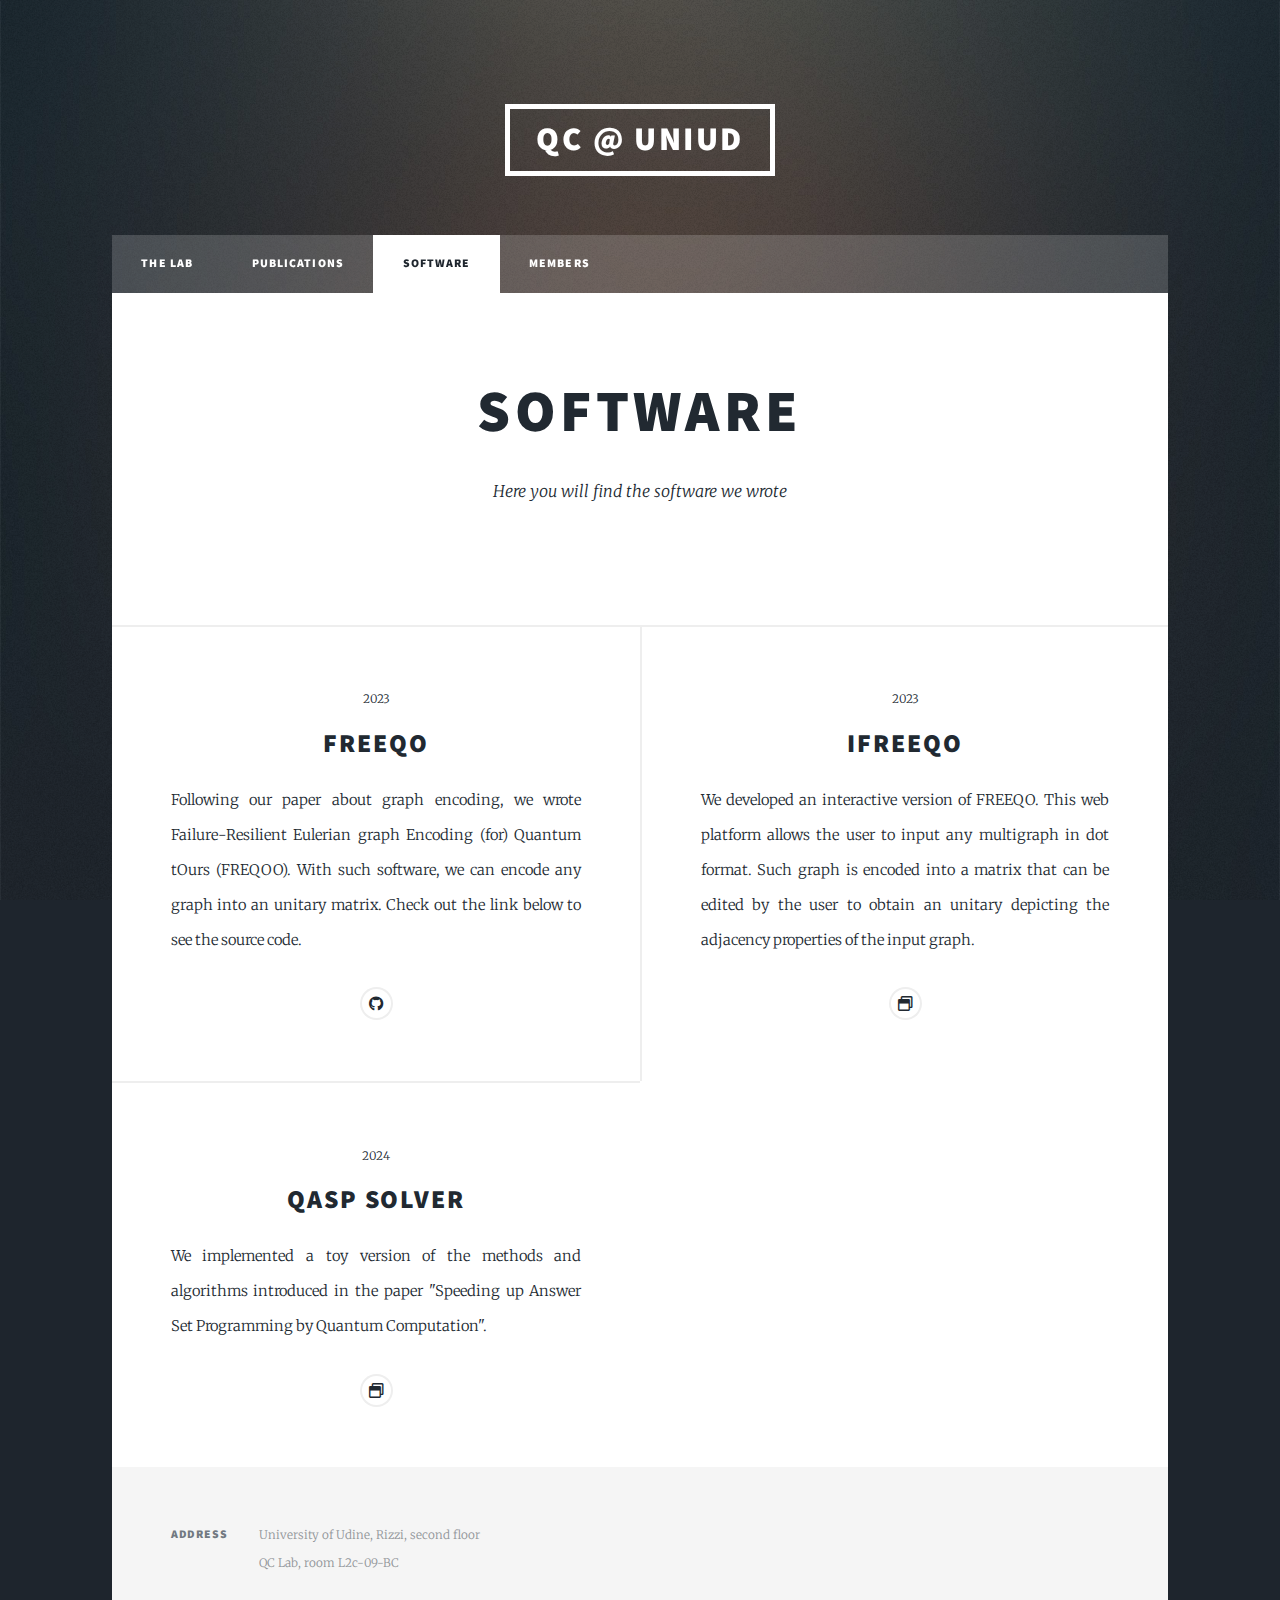
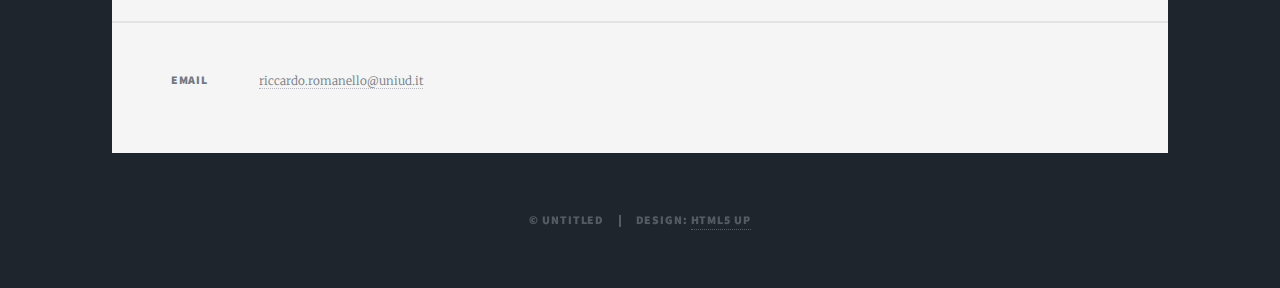
<file: software.html>
<!DOCTYPE HTML>
<!--
	Massively by HTML5 UP
	html5up.net | @ajlkn
	Free for personal and commercial use under the CCA 3.0 license (html5up.net/license)
-->
<html>
	<head>
		<title>Quantum Computing Lab - UniUd</title>
		<meta charset="utf-8" />
		<meta name="viewport" content="width=device-width, initial-scale=1, user-scalable=no" />
		<link rel="stylesheet" href="assets/css/main.css" />
		<noscript><link rel="stylesheet" href="assets/css/noscript.css" /></noscript>
	</head>
	<body class="is-preload">

		<!-- Wrapper -->
			<div id="wrapper">

				<!-- Header -->
				<header id="header">
					<a href="index.html" class="logo">QC @ UniUd</a>
				</header>

				<!-- Nav -->
				<nav id="nav">
					<ul class="links">
						<li><a href="index.html"> The Lab </a></li>
						<li><a href="publications.html"> Publications </a></li>
						<li class="active"><a href="software.html"> Software </a></li>
						<li><a href="members.html"> Members </a></li>
					</ul>
					<!-- <ul class="icons">
						<li><a href="https://twitter.com/RiccardoRomane3" class="icon brands fa-twitter"><span class="label">Twitter</span></a></li>
							<li><a href="https://github.com/RiccardoRomanello" class="icon brands fa-github"><span class="label">GitHub</span></a></li>
					</ul> -->
				</nav>

				<!-- Main -->
					<div id="main">
						<!-- Post -->
						<section class="post">
							<header class="major">
								<h1> Software </h1>
								<p> Here you will find the software we wrote </p>
							</header>
						</section>
						<section class="posts">
							<article>
								<header>
									<span class="date">2023</span>
									<h2> FREEQO </h2>
								</header>
								<!-- <a href="#" class="image fit"><img src="images/pic02.jpg" alt="" /></a> -->
								<p> Following our paper about graph encoding, we wrote Failure-Resilient Eulerian graph Encoding (for) Quantum tOurs (FREQOO). 
									With such software, we can encode any graph into an unitary matrix.
									Check out the link below to see the source code. 
								</p>
								<ul class="icons alt">
									<li><a href="https://github.com/RiccardoRomanello/FREEQO" class="icon brands alt fa fa-github"><span class="label">GitHub</span></a></li>
								</ul>
							</article>
							
							<article>
								<header>
									<span class="date">2023</span>
									<h2> iFREEQO </h2>
								</header>
								<!-- <a href="#" class="image fit"><img src="images/pic02.jpg" alt="" /></a> -->
								<p> We developed an interactive version of FREEQO. This web platform allows the user to input any multigraph in dot format. 
									Such graph is encoded into a matrix that can be edited by the user to obtain an unitary depicting the adjacency properties of the input graph. 
								</p>
								<ul class="icons alt">
									<li><a href="http://encase.uniud.it/3002/#/" class="icon classic alt fa-window-restore"><span class="label">Website</span></a></li>
								</ul>
							</article>

							<article>
								<header>
									<span class="date">2024</span>
									<h2> QASP Solver </h2>
								</header>
								<!-- <a href="#" class="image fit"><img src="images/pic02.jpg" alt="" /></a> -->
								<p> We implemented a toy version of the methods and algorithms introduced in the paper "Speeding up Answer Set Programming by Quantum Computation".
								</p>
								<ul class="icons alt">
									<li><a href="https://github.com/davidedellagiustina/qasp-solver" class="icon classic alt fa-window-restore"><span class="label">Website</span></a></li>
								</ul>
							</article>
						</section>

					</div>

				<!-- Footer -->
				<footer id="footer">
					<!-- <section>
						<form method="post" action="#">
							<div class="fields">
								<div class="field">
									<label for="name">Name</label>
									<input type="text" name="name" id="name" />
								</div>
								<div class="field">
									<label for="email">Email</label>
									<input type="text" name="email" id="email" />
								</div>
								<div class="field">
									<label for="message">Message</label>
									<textarea name="message" id="message" rows="3"></textarea>
								</div>
							</div>
							<ul class="actions">
								<li><input type="submit" value="Send Message" /></li>
							</ul>
						</form>
					</section> -->
					<section class="split contact">
						<section class="alt">
							<h3>Address</h3>
							<p>University of Udine, Rizzi, second floor<br />
							QC Lab, room L2c-09-BC </p>
						</section>
						<section>
							<h3>Email</h3>
							<p><a href="#">riccardo.romanello@uniud.it</a></p>
						</section>
						<!-- <section>
								<h3>Social</h3>
								<ul class="icons alt">
									<li><a href="https://twitter.com/RiccardoRomane3" class="icon brands alt fa-twitter"><span class="label">DEVO APRIRE UN ACCOUNT TWITTER</span></a></li>
									<li><a href="https://github.com/RiccardoRomanello" class="icon brands alt fa-github"><span class="label">GitHub</span></a></li> 
								</ul>
							</section> -->
					</section>
				</footer>

				<!-- Copyright -->
					<div id="copyright">
						<ul><li>&copy; Untitled</li><li>Design: <a href="https://html5up.net">HTML5 UP</a></li></ul>
					</div>

			</div>

		<!-- Scripts -->
			<script src="assets/js/jquery.min.js"></script>
			<script src="assets/js/jquery.scrollex.min.js"></script>
			<script src="assets/js/jquery.scrolly.min.js"></script>
			<script src="assets/js/browser.min.js"></script>
			<script src="assets/js/breakpoints.min.js"></script>
			<script src="assets/js/util.js"></script>
			<script src="assets/js/main.js"></script>

	</body>
</html>
</file>
<file: assets/css/main.css>
@import url(fontawesome-all.min.css);
@import url("https://fonts.googleapis.com/css?family=Merriweather:300,700,300italic,700italic|Source+Sans+Pro:900");

/*
	Massively by HTML5 UP
	html5up.net | @ajlkn
	Free for personal and commercial use under the CCA 3.0 license (html5up.net/license)
*/

html, body, div, span, applet, object,
iframe, h1, h2, h3, h4, h5, h6, p, blockquote,
pre, a, abbr, acronym, address, big, cite,
code, del, dfn, em, img, ins, kbd, q, s, samp,
small, strike, strong, sub, sup, tt, var, b,
u, i, center, dl, dt, dd, ol, ul, li, fieldset,
form, label, legend, table, caption, tbody,
tfoot, thead, tr, th, td, article, aside,
canvas, details, embed, figure, figcaption,
footer, header, hgroup, menu, nav, output, ruby,
section, summary, time, mark, audio, video {
	margin: 0;
	padding: 0;
	border: 0;
	font-size: 100%;
	font: inherit;
	vertical-align: baseline;}

article, aside, details, figcaption, figure,
footer, header, hgroup, menu, nav, section {
	display: block;}

body {
	line-height: 1;
}

ol, ul {
	list-style: none;
}

blockquote, q {
	quotes: none;
}

	blockquote:before, blockquote:after, q:before, q:after {
		content: '';
		content: none;
	}

table {
	border-collapse: collapse;
	border-spacing: 0;
}

body {
	-webkit-text-size-adjust: none;
}

mark {
	background-color: transparent;
	color: inherit;
}

input::-moz-focus-inner {
	border: 0;
	padding: 0;
}

input, select, textarea {
	-moz-appearance: none;
	-webkit-appearance: none;
	-ms-appearance: none;
	appearance: none;
}

/* Basic */

	@-ms-viewport {
		width: device-width;
	}

	body {
		-ms-overflow-style: scrollbar;
	}

	@media screen and (max-width: 480px) {

		html, body {
			min-width: 320px;
		}

	}

	html {
		box-sizing: border-box;
	}

	*, *:before, *:after {
		box-sizing: inherit;
	}

	body {
		background-color: #1e252d;
	}

		body.is-preload *, body.is-preload *:before, body.is-preload *:after {
			-moz-animation: none !important;
			-webkit-animation: none !important;
			-ms-animation: none !important;
			animation: none !important;
			-moz-transition: none !important;
			-webkit-transition: none !important;
			-ms-transition: none !important;
			transition: none !important;
		}

/* Type */

	html {
		font-size: 16pt;
	}

		@media screen and (max-width: 1680px) {

			html {
				font-size: 12pt;
			}

		}

		@media screen and (max-width: 1280px) {

			html {
				font-size: 11pt;
			}

		}

		@media screen and (max-width: 360px) {

			html {
				font-size: 10pt;
			}

		}

	body {
		color: #212931;
	}

	body, input, select, textarea {
		font-family: "Merriweather", Georgia, serif;
		font-weight: 300;
		font-size: 1rem;
		line-height: 2.375;
	}

	a {
		-moz-transition: color 0.2s ease-in-out, background-color 0.2s ease-in-out, border-color 0.2s ease-in-out, box-shadow 0.2s ease-in-out;
		-webkit-transition: color 0.2s ease-in-out, background-color 0.2s ease-in-out, border-color 0.2s ease-in-out, box-shadow 0.2s ease-in-out;
		-ms-transition: color 0.2s ease-in-out, background-color 0.2s ease-in-out, border-color 0.2s ease-in-out, box-shadow 0.2s ease-in-out;
		transition: color 0.2s ease-in-out, background-color 0.2s ease-in-out, border-color 0.2s ease-in-out, box-shadow 0.2s ease-in-out;
		border-bottom: dotted 1px;
		text-decoration: none;
	}

		a:hover {
			border-bottom-color: transparent;
		}

	strong, b {
		font-weight: 600;
	}

	em, i {
		font-style: italic;
	}

	p {
		text-align: justify;
		margin: 0 0 2rem 0;
	}

	h1, h2, h3, h4, h5, h6 {
		font-family: "Source Sans Pro", Helvetica, sans-serif;
		font-weight: 900;
		line-height: 1.5;
		letter-spacing: 0.075em;
		text-transform: uppercase;
		margin: 0 0 1rem 0;
	}

		h1 a, h2 a, h3 a, h4 a, h5 a, h6 a {
			border-bottom: 0;
			color: inherit;
			text-decoration: none;
		}

	h1 {
		font-size: 4rem;
		line-height: 1.1;
		margin: 0 0 2rem 0;
	}

	h2 {
		font-size: 1.75rem;
		line-height: 1.3;
		margin: 0 0 1.5rem 0;
	}

	h3 {
		font-size: 1.25rem;
		margin: 0 0 1.5rem 0;
	}

	h4 {
		font-size: 1rem;
	}

	h5 {
		font-size: 0.9rem;
	}

	h6 {
		font-size: 0.8rem;
	}

	sub {
		font-size: 0.8rem;
		position: relative;
		top: 0.5rem;
	}

	sup {
		font-size: 0.8rem;
		position: relative;
		top: -0.5rem;
	}

	blockquote {
		border-left: solid 4px;
		font-style: italic;
		margin: 0 0 2rem 0;
		padding: 0.5rem 0 0.5rem 2rem;
	}

	code {
		border: solid 2px;
		font-family: "Courier New", monospace;
		font-size: 0.9rem;
		margin: 0 0.25rem;
		padding: 0.25rem 0.65rem;
	}

	pre {
		-webkit-overflow-scrolling: touch;
		font-family: "Courier New", monospace;
		font-size: 0.9rem;
		margin: 0 0 2rem 0;
	}

		pre code {
			display: block;
			line-height: 1.75;
			padding: 1rem 1.5rem;
			overflow-x: auto;
		}

	hr {
		border: 0;
		border-bottom: solid 2px;
		margin: 3rem 0;
	}

		hr.major {
			margin: 5rem 0;
		}

	.align-left {
		text-align: left;
	}

	.align-center {
		text-align: center;
	}

	.align-right {
		text-align: right;
	}

	input, select, textarea {
		color: #212931;
	}

	a {
		color: #212931;
		border-bottom-color: rgba(33, 41, 49, 0.5);
	}

		a:hover {
			border-bottom-color: transparent;
			color: #18bfef !important;
		}

	strong, b {
		color: #212931;
	}

	h1, h2, h3, h4, h5, h6 {
		color: #212931;
	}

	blockquote {
		border-left-color: #eeeeee;
	}

	code {
		background: rgba(220, 220, 220, 0.25);
		border-color: #eeeeee;
	}

	hr {
		border-bottom-color: #eeeeee;
	}

/* Row */

	.row {
		display: flex;
		flex-wrap: wrap;
		box-sizing: border-box;
		align-items: stretch;
	}

		.row > * {
			box-sizing: border-box;
		}

		.row.gtr-uniform > * > :last-child {
			margin-bottom: 0;
		}

		.row.aln-left {
			justify-content: flex-start;
		}

		.row.aln-center {
			justify-content: center;
		}

		.row.aln-right {
			justify-content: flex-end;
		}

		.row.aln-top {
			align-items: flex-start;
		}

		.row.aln-middle {
			align-items: center;
		}

		.row.aln-bottom {
			align-items: flex-end;
		}

		.row > .imp {
			order: -1;
		}

		.row > .col-1 {
			width: 8.33333%;
		}

		.row > .off-1 {
			margin-left: 8.33333%;
		}

		.row > .col-2 {
			width: 16.66667%;
		}

		.row > .off-2 {
			margin-left: 16.66667%;
		}

		.row > .col-3 {
			width: 25%;
		}

		.row > .off-3 {
			margin-left: 25%;
		}

		.row > .col-4 {
			width: 33.33333%;
		}

		.row > .off-4 {
			margin-left: 33.33333%;
		}

		.row > .col-5 {
			width: 41.66667%;
		}

		.row > .off-5 {
			margin-left: 41.66667%;
		}

		.row > .col-6 {
			width: 50%;
		}

		.row > .off-6 {
			margin-left: 50%;
		}

		.row > .col-7 {
			width: 58.33333%;
		}

		.row > .off-7 {
			margin-left: 58.33333%;
		}

		.row > .col-8 {
			width: 66.66667%;
		}

		.row > .off-8 {
			margin-left: 66.66667%;
		}

		.row > .col-9 {
			width: 75%;
		}

		.row > .off-9 {
			margin-left: 75%;
		}

		.row > .col-10 {
			width: 83.33333%;
		}

		.row > .off-10 {
			margin-left: 83.33333%;
		}

		.row > .col-11 {
			width: 91.66667%;
		}

		.row > .off-11 {
			margin-left: 91.66667%;
		}

		.row > .col-12 {
			width: 100%;
		}

		.row > .off-12 {
			margin-left: 100%;
		}

		.row.gtr-0 {
			margin-top: 0;
			margin-left: 0rem;
		}

			.row.gtr-0 > * {
				padding: 0 0 0 0rem;
			}

			.row.gtr-0.gtr-uniform {
				margin-top: 0rem;
			}

				.row.gtr-0.gtr-uniform > * {
					padding-top: 0rem;
				}

		.row.gtr-25 {
			margin-top: 0;
			margin-left: -0.375rem;
		}

			.row.gtr-25 > * {
				padding: 0 0 0 0.375rem;
			}

			.row.gtr-25.gtr-uniform {
				margin-top: -0.375rem;
			}

				.row.gtr-25.gtr-uniform > * {
					padding-top: 0.375rem;
				}

		.row.gtr-50 {
			margin-top: 0;
			margin-left: -0.75rem;
		}

			.row.gtr-50 > * {
				padding: 0 0 0 0.75rem;
			}

			.row.gtr-50.gtr-uniform {
				margin-top: -0.75rem;
			}

				.row.gtr-50.gtr-uniform > * {
					padding-top: 0.75rem;
				}

		.row {
			margin-top: 0;
			margin-left: -1.5rem;
		}

			.row > * {
				padding: 0 0 0 1.5rem;
			}

			.row.gtr-uniform {
				margin-top: -1.5rem;
			}

				.row.gtr-uniform > * {
					padding-top: 1.5rem;
				}

		.row.gtr-150 {
			margin-top: 0;
			margin-left: -2.25rem;
		}

			.row.gtr-150 > * {
				padding: 0 0 0 2.25rem;
			}

			.row.gtr-150.gtr-uniform {
				margin-top: -2.25rem;
			}

				.row.gtr-150.gtr-uniform > * {
					padding-top: 2.25rem;
				}

		.row.gtr-200 {
			margin-top: 0;
			margin-left: -3rem;
		}

			.row.gtr-200 > * {
				padding: 0 0 0 3rem;
			}

			.row.gtr-200.gtr-uniform {
				margin-top: -3rem;
			}

				.row.gtr-200.gtr-uniform > * {
					padding-top: 3rem;
				}

		@media screen and (max-width: 1680px) {

			.row {
				display: flex;
				flex-wrap: wrap;
				box-sizing: border-box;
				align-items: stretch;
			}

				.row > * {
					box-sizing: border-box;
				}

				.row.gtr-uniform > * > :last-child {
					margin-bottom: 0;
				}

				.row.aln-left {
					justify-content: flex-start;
				}

				.row.aln-center {
					justify-content: center;
				}

				.row.aln-right {
					justify-content: flex-end;
				}

				.row.aln-top {
					align-items: flex-start;
				}

				.row.aln-middle {
					align-items: center;
				}

				.row.aln-bottom {
					align-items: flex-end;
				}

				.row > .imp-xlarge {
					order: -1;
				}

				.row > .col-1-xlarge {
					width: 8.33333%;
				}

				.row > .off-1-xlarge {
					margin-left: 8.33333%;
				}

				.row > .col-2-xlarge {
					width: 16.66667%;
				}

				.row > .off-2-xlarge {
					margin-left: 16.66667%;
				}

				.row > .col-3-xlarge {
					width: 25%;
				}

				.row > .off-3-xlarge {
					margin-left: 25%;
				}

				.row > .col-4-xlarge {
					width: 33.33333%;
				}

				.row > .off-4-xlarge {
					margin-left: 33.33333%;
				}

				.row > .col-5-xlarge {
					width: 41.66667%;
				}

				.row > .off-5-xlarge {
					margin-left: 41.66667%;
				}

				.row > .col-6-xlarge {
					width: 50%;
				}

				.row > .off-6-xlarge {
					margin-left: 50%;
				}

				.row > .col-7-xlarge {
					width: 58.33333%;
				}

				.row > .off-7-xlarge {
					margin-left: 58.33333%;
				}

				.row > .col-8-xlarge {
					width: 66.66667%;
				}

				.row > .off-8-xlarge {
					margin-left: 66.66667%;
				}

				.row > .col-9-xlarge {
					width: 75%;
				}

				.row > .off-9-xlarge {
					margin-left: 75%;
				}

				.row > .col-10-xlarge {
					width: 83.33333%;
				}

				.row > .off-10-xlarge {
					margin-left: 83.33333%;
				}

				.row > .col-11-xlarge {
					width: 91.66667%;
				}

				.row > .off-11-xlarge {
					margin-left: 91.66667%;
				}

				.row > .col-12-xlarge {
					width: 100%;
				}

				.row > .off-12-xlarge {
					margin-left: 100%;
				}

				.row.gtr-0 {
					margin-top: 0;
					margin-left: 0rem;
				}

					.row.gtr-0 > * {
						padding: 0 0 0 0rem;
					}

					.row.gtr-0.gtr-uniform {
						margin-top: 0rem;
					}

						.row.gtr-0.gtr-uniform > * {
							padding-top: 0rem;
						}

				.row.gtr-25 {
					margin-top: 0;
					margin-left: -0.375rem;
				}

					.row.gtr-25 > * {
						padding: 0 0 0 0.375rem;
					}

					.row.gtr-25.gtr-uniform {
						margin-top: -0.375rem;
					}

						.row.gtr-25.gtr-uniform > * {
							padding-top: 0.375rem;
						}

				.row.gtr-50 {
					margin-top: 0;
					margin-left: -0.75rem;
				}

					.row.gtr-50 > * {
						padding: 0 0 0 0.75rem;
					}

					.row.gtr-50.gtr-uniform {
						margin-top: -0.75rem;
					}

						.row.gtr-50.gtr-uniform > * {
							padding-top: 0.75rem;
						}

				.row {
					margin-top: 0;
					margin-left: -1.5rem;
				}

					.row > * {
						padding: 0 0 0 1.5rem;
					}

					.row.gtr-uniform {
						margin-top: -1.5rem;
					}

						.row.gtr-uniform > * {
							padding-top: 1.5rem;
						}

				.row.gtr-150 {
					margin-top: 0;
					margin-left: -2.25rem;
				}

					.row.gtr-150 > * {
						padding: 0 0 0 2.25rem;
					}

					.row.gtr-150.gtr-uniform {
						margin-top: -2.25rem;
					}

						.row.gtr-150.gtr-uniform > * {
							padding-top: 2.25rem;
						}

				.row.gtr-200 {
					margin-top: 0;
					margin-left: -3rem;
				}

					.row.gtr-200 > * {
						padding: 0 0 0 3rem;
					}

					.row.gtr-200.gtr-uniform {
						margin-top: -3rem;
					}

						.row.gtr-200.gtr-uniform > * {
							padding-top: 3rem;
						}

		}

		@media screen and (max-width: 1280px) {

			.row {
				display: flex;
				flex-wrap: wrap;
				box-sizing: border-box;
				align-items: stretch;
			}

				.row > * {
					box-sizing: border-box;
				}

				.row.gtr-uniform > * > :last-child {
					margin-bottom: 0;
				}

				.row.aln-left {
					justify-content: flex-start;
				}

				.row.aln-center {
					justify-content: center;
				}

				.row.aln-right {
					justify-content: flex-end;
				}

				.row.aln-top {
					align-items: flex-start;
				}

				.row.aln-middle {
					align-items: center;
				}

				.row.aln-bottom {
					align-items: flex-end;
				}

				.row > .imp-large {
					order: -1;
				}

				.row > .col-1-large {
					width: 8.33333%;
				}

				.row > .off-1-large {
					margin-left: 8.33333%;
				}

				.row > .col-2-large {
					width: 16.66667%;
				}

				.row > .off-2-large {
					margin-left: 16.66667%;
				}

				.row > .col-3-large {
					width: 25%;
				}

				.row > .off-3-large {
					margin-left: 25%;
				}

				.row > .col-4-large {
					width: 33.33333%;
				}

				.row > .off-4-large {
					margin-left: 33.33333%;
				}

				.row > .col-5-large {
					width: 41.66667%;
				}

				.row > .off-5-large {
					margin-left: 41.66667%;
				}

				.row > .col-6-large {
					width: 50%;
				}

				.row > .off-6-large {
					margin-left: 50%;
				}

				.row > .col-7-large {
					width: 58.33333%;
				}

				.row > .off-7-large {
					margin-left: 58.33333%;
				}

				.row > .col-8-large {
					width: 66.66667%;
				}

				.row > .off-8-large {
					margin-left: 66.66667%;
				}

				.row > .col-9-large {
					width: 75%;
				}

				.row > .off-9-large {
					margin-left: 75%;
				}

				.row > .col-10-large {
					width: 83.33333%;
				}

				.row > .off-10-large {
					margin-left: 83.33333%;
				}

				.row > .col-11-large {
					width: 91.66667%;
				}

				.row > .off-11-large {
					margin-left: 91.66667%;
				}

				.row > .col-12-large {
					width: 100%;
				}

				.row > .off-12-large {
					margin-left: 100%;
				}

				.row.gtr-0 {
					margin-top: 0;
					margin-left: 0rem;
				}

					.row.gtr-0 > * {
						padding: 0 0 0 0rem;
					}

					.row.gtr-0.gtr-uniform {
						margin-top: 0rem;
					}

						.row.gtr-0.gtr-uniform > * {
							padding-top: 0rem;
						}

				.row.gtr-25 {
					margin-top: 0;
					margin-left: -0.375rem;
				}

					.row.gtr-25 > * {
						padding: 0 0 0 0.375rem;
					}

					.row.gtr-25.gtr-uniform {
						margin-top: -0.375rem;
					}

						.row.gtr-25.gtr-uniform > * {
							padding-top: 0.375rem;
						}

				.row.gtr-50 {
					margin-top: 0;
					margin-left: -0.75rem;
				}

					.row.gtr-50 > * {
						padding: 0 0 0 0.75rem;
					}

					.row.gtr-50.gtr-uniform {
						margin-top: -0.75rem;
					}

						.row.gtr-50.gtr-uniform > * {
							padding-top: 0.75rem;
						}

				.row {
					margin-top: 0;
					margin-left: -1.5rem;
				}

					.row > * {
						padding: 0 0 0 1.5rem;
					}

					.row.gtr-uniform {
						margin-top: -1.5rem;
					}

						.row.gtr-uniform > * {
							padding-top: 1.5rem;
						}

				.row.gtr-150 {
					margin-top: 0;
					margin-left: -2.25rem;
				}

					.row.gtr-150 > * {
						padding: 0 0 0 2.25rem;
					}

					.row.gtr-150.gtr-uniform {
						margin-top: -2.25rem;
					}

						.row.gtr-150.gtr-uniform > * {
							padding-top: 2.25rem;
						}

				.row.gtr-200 {
					margin-top: 0;
					margin-left: -3rem;
				}

					.row.gtr-200 > * {
						padding: 0 0 0 3rem;
					}

					.row.gtr-200.gtr-uniform {
						margin-top: -3rem;
					}

						.row.gtr-200.gtr-uniform > * {
							padding-top: 3rem;
						}

		}

		@media screen and (max-width: 980px) {

			.row {
				display: flex;
				flex-wrap: wrap;
				box-sizing: border-box;
				align-items: stretch;
			}

				.row > * {
					box-sizing: border-box;
				}

				.row.gtr-uniform > * > :last-child {
					margin-bottom: 0;
				}

				.row.aln-left {
					justify-content: flex-start;
				}

				.row.aln-center {
					justify-content: center;
				}

				.row.aln-right {
					justify-content: flex-end;
				}

				.row.aln-top {
					align-items: flex-start;
				}

				.row.aln-middle {
					align-items: center;
				}

				.row.aln-bottom {
					align-items: flex-end;
				}

				.row > .imp-medium {
					order: -1;
				}

				.row > .col-1-medium {
					width: 8.33333%;
				}

				.row > .off-1-medium {
					margin-left: 8.33333%;
				}

				.row > .col-2-medium {
					width: 16.66667%;
				}

				.row > .off-2-medium {
					margin-left: 16.66667%;
				}

				.row > .col-3-medium {
					width: 25%;
				}

				.row > .off-3-medium {
					margin-left: 25%;
				}

				.row > .col-4-medium {
					width: 33.33333%;
				}

				.row > .off-4-medium {
					margin-left: 33.33333%;
				}

				.row > .col-5-medium {
					width: 41.66667%;
				}

				.row > .off-5-medium {
					margin-left: 41.66667%;
				}

				.row > .col-6-medium {
					width: 50%;
				}

				.row > .off-6-medium {
					margin-left: 50%;
				}

				.row > .col-7-medium {
					width: 58.33333%;
				}

				.row > .off-7-medium {
					margin-left: 58.33333%;
				}

				.row > .col-8-medium {
					width: 66.66667%;
				}

				.row > .off-8-medium {
					margin-left: 66.66667%;
				}

				.row > .col-9-medium {
					width: 75%;
				}

				.row > .off-9-medium {
					margin-left: 75%;
				}

				.row > .col-10-medium {
					width: 83.33333%;
				}

				.row > .off-10-medium {
					margin-left: 83.33333%;
				}

				.row > .col-11-medium {
					width: 91.66667%;
				}

				.row > .off-11-medium {
					margin-left: 91.66667%;
				}

				.row > .col-12-medium {
					width: 100%;
				}

				.row > .off-12-medium {
					margin-left: 100%;
				}

				.row.gtr-0 {
					margin-top: 0;
					margin-left: 0rem;
				}

					.row.gtr-0 > * {
						padding: 0 0 0 0rem;
					}

					.row.gtr-0.gtr-uniform {
						margin-top: 0rem;
					}

						.row.gtr-0.gtr-uniform > * {
							padding-top: 0rem;
						}

				.row.gtr-25 {
					margin-top: 0;
					margin-left: -0.375rem;
				}

					.row.gtr-25 > * {
						padding: 0 0 0 0.375rem;
					}

					.row.gtr-25.gtr-uniform {
						margin-top: -0.375rem;
					}

						.row.gtr-25.gtr-uniform > * {
							padding-top: 0.375rem;
						}

				.row.gtr-50 {
					margin-top: 0;
					margin-left: -0.75rem;
				}

					.row.gtr-50 > * {
						padding: 0 0 0 0.75rem;
					}

					.row.gtr-50.gtr-uniform {
						margin-top: -0.75rem;
					}

						.row.gtr-50.gtr-uniform > * {
							padding-top: 0.75rem;
						}

				.row {
					margin-top: 0;
					margin-left: -1.5rem;
				}

					.row > * {
						padding: 0 0 0 1.5rem;
					}

					.row.gtr-uniform {
						margin-top: -1.5rem;
					}

						.row.gtr-uniform > * {
							padding-top: 1.5rem;
						}

				.row.gtr-150 {
					margin-top: 0;
					margin-left: -2.25rem;
				}

					.row.gtr-150 > * {
						padding: 0 0 0 2.25rem;
					}

					.row.gtr-150.gtr-uniform {
						margin-top: -2.25rem;
					}

						.row.gtr-150.gtr-uniform > * {
							padding-top: 2.25rem;
						}

				.row.gtr-200 {
					margin-top: 0;
					margin-left: -3rem;
				}

					.row.gtr-200 > * {
						padding: 0 0 0 3rem;
					}

					.row.gtr-200.gtr-uniform {
						margin-top: -3rem;
					}

						.row.gtr-200.gtr-uniform > * {
							padding-top: 3rem;
						}

		}

		@media screen and (max-width: 736px) {

			.row {
				display: flex;
				flex-wrap: wrap;
				box-sizing: border-box;
				align-items: stretch;
			}

				.row > * {
					box-sizing: border-box;
				}

				.row.gtr-uniform > * > :last-child {
					margin-bottom: 0;
				}

				.row.aln-left {
					justify-content: flex-start;
				}

				.row.aln-center {
					justify-content: center;
				}

				.row.aln-right {
					justify-content: flex-end;
				}

				.row.aln-top {
					align-items: flex-start;
				}

				.row.aln-middle {
					align-items: center;
				}

				.row.aln-bottom {
					align-items: flex-end;
				}

				.row > .imp-small {
					order: -1;
				}

				.row > .col-1-small {
					width: 8.33333%;
				}

				.row > .off-1-small {
					margin-left: 8.33333%;
				}

				.row > .col-2-small {
					width: 16.66667%;
				}

				.row > .off-2-small {
					margin-left: 16.66667%;
				}

				.row > .col-3-small {
					width: 25%;
				}

				.row > .off-3-small {
					margin-left: 25%;
				}

				.row > .col-4-small {
					width: 33.33333%;
				}

				.row > .off-4-small {
					margin-left: 33.33333%;
				}

				.row > .col-5-small {
					width: 41.66667%;
				}

				.row > .off-5-small {
					margin-left: 41.66667%;
				}

				.row > .col-6-small {
					width: 50%;
				}

				.row > .off-6-small {
					margin-left: 50%;
				}

				.row > .col-7-small {
					width: 58.33333%;
				}

				.row > .off-7-small {
					margin-left: 58.33333%;
				}

				.row > .col-8-small {
					width: 66.66667%;
				}

				.row > .off-8-small {
					margin-left: 66.66667%;
				}

				.row > .col-9-small {
					width: 75%;
				}

				.row > .off-9-small {
					margin-left: 75%;
				}

				.row > .col-10-small {
					width: 83.33333%;
				}

				.row > .off-10-small {
					margin-left: 83.33333%;
				}

				.row > .col-11-small {
					width: 91.66667%;
				}

				.row > .off-11-small {
					margin-left: 91.66667%;
				}

				.row > .col-12-small {
					width: 100%;
				}

				.row > .off-12-small {
					margin-left: 100%;
				}

				.row.gtr-0 {
					margin-top: 0;
					margin-left: 0rem;
				}

					.row.gtr-0 > * {
						padding: 0 0 0 0rem;
					}

					.row.gtr-0.gtr-uniform {
						margin-top: 0rem;
					}

						.row.gtr-0.gtr-uniform > * {
							padding-top: 0rem;
						}

				.row.gtr-25 {
					margin-top: 0;
					margin-left: -0.375rem;
				}

					.row.gtr-25 > * {
						padding: 0 0 0 0.375rem;
					}

					.row.gtr-25.gtr-uniform {
						margin-top: -0.375rem;
					}

						.row.gtr-25.gtr-uniform > * {
							padding-top: 0.375rem;
						}

				.row.gtr-50 {
					margin-top: 0;
					margin-left: -0.75rem;
				}

					.row.gtr-50 > * {
						padding: 0 0 0 0.75rem;
					}

					.row.gtr-50.gtr-uniform {
						margin-top: -0.75rem;
					}

						.row.gtr-50.gtr-uniform > * {
							padding-top: 0.75rem;
						}

				.row {
					margin-top: 0;
					margin-left: -1.5rem;
				}

					.row > * {
						padding: 0 0 0 1.5rem;
					}

					.row.gtr-uniform {
						margin-top: -1.5rem;
					}

						.row.gtr-uniform > * {
							padding-top: 1.5rem;
						}

				.row.gtr-150 {
					margin-top: 0;
					margin-left: -2.25rem;
				}

					.row.gtr-150 > * {
						padding: 0 0 0 2.25rem;
					}

					.row.gtr-150.gtr-uniform {
						margin-top: -2.25rem;
					}

						.row.gtr-150.gtr-uniform > * {
							padding-top: 2.25rem;
						}

				.row.gtr-200 {
					margin-top: 0;
					margin-left: -3rem;
				}

					.row.gtr-200 > * {
						padding: 0 0 0 3rem;
					}

					.row.gtr-200.gtr-uniform {
						margin-top: -3rem;
					}

						.row.gtr-200.gtr-uniform > * {
							padding-top: 3rem;
						}

		}

		@media screen and (max-width: 480px) {

			.row {
				display: flex;
				flex-wrap: wrap;
				box-sizing: border-box;
				align-items: stretch;
			}

				.row > * {
					box-sizing: border-box;
				}

				.row.gtr-uniform > * > :last-child {
					margin-bottom: 0;
				}

				.row.aln-left {
					justify-content: flex-start;
				}

				.row.aln-center {
					justify-content: center;
				}

				.row.aln-right {
					justify-content: flex-end;
				}

				.row.aln-top {
					align-items: flex-start;
				}

				.row.aln-middle {
					align-items: center;
				}

				.row.aln-bottom {
					align-items: flex-end;
				}

				.row > .imp-xsmall {
					order: -1;
				}

				.row > .col-1-xsmall {
					width: 8.33333%;
				}

				.row > .off-1-xsmall {
					margin-left: 8.33333%;
				}

				.row > .col-2-xsmall {
					width: 16.66667%;
				}

				.row > .off-2-xsmall {
					margin-left: 16.66667%;
				}

				.row > .col-3-xsmall {
					width: 25%;
				}

				.row > .off-3-xsmall {
					margin-left: 25%;
				}

				.row > .col-4-xsmall {
					width: 33.33333%;
				}

				.row > .off-4-xsmall {
					margin-left: 33.33333%;
				}

				.row > .col-5-xsmall {
					width: 41.66667%;
				}

				.row > .off-5-xsmall {
					margin-left: 41.66667%;
				}

				.row > .col-6-xsmall {
					width: 50%;
				}

				.row > .off-6-xsmall {
					margin-left: 50%;
				}

				.row > .col-7-xsmall {
					width: 58.33333%;
				}

				.row > .off-7-xsmall {
					margin-left: 58.33333%;
				}

				.row > .col-8-xsmall {
					width: 66.66667%;
				}

				.row > .off-8-xsmall {
					margin-left: 66.66667%;
				}

				.row > .col-9-xsmall {
					width: 75%;
				}

				.row > .off-9-xsmall {
					margin-left: 75%;
				}

				.row > .col-10-xsmall {
					width: 83.33333%;
				}

				.row > .off-10-xsmall {
					margin-left: 83.33333%;
				}

				.row > .col-11-xsmall {
					width: 91.66667%;
				}

				.row > .off-11-xsmall {
					margin-left: 91.66667%;
				}

				.row > .col-12-xsmall {
					width: 100%;
				}

				.row > .off-12-xsmall {
					margin-left: 100%;
				}

				.row.gtr-0 {
					margin-top: 0;
					margin-left: 0rem;
				}

					.row.gtr-0 > * {
						padding: 0 0 0 0rem;
					}

					.row.gtr-0.gtr-uniform {
						margin-top: 0rem;
					}

						.row.gtr-0.gtr-uniform > * {
							padding-top: 0rem;
						}

				.row.gtr-25 {
					margin-top: 0;
					margin-left: -0.375rem;
				}

					.row.gtr-25 > * {
						padding: 0 0 0 0.375rem;
					}

					.row.gtr-25.gtr-uniform {
						margin-top: -0.375rem;
					}

						.row.gtr-25.gtr-uniform > * {
							padding-top: 0.375rem;
						}

				.row.gtr-50 {
					margin-top: 0;
					margin-left: -0.75rem;
				}

					.row.gtr-50 > * {
						padding: 0 0 0 0.75rem;
					}

					.row.gtr-50.gtr-uniform {
						margin-top: -0.75rem;
					}

						.row.gtr-50.gtr-uniform > * {
							padding-top: 0.75rem;
						}

				.row {
					margin-top: 0;
					margin-left: -1.5rem;
				}

					.row > * {
						padding: 0 0 0 1.5rem;
					}

					.row.gtr-uniform {
						margin-top: -1.5rem;
					}

						.row.gtr-uniform > * {
							padding-top: 1.5rem;
						}

				.row.gtr-150 {
					margin-top: 0;
					margin-left: -2.25rem;
				}

					.row.gtr-150 > * {
						padding: 0 0 0 2.25rem;
					}

					.row.gtr-150.gtr-uniform {
						margin-top: -2.25rem;
					}

						.row.gtr-150.gtr-uniform > * {
							padding-top: 2.25rem;
						}

				.row.gtr-200 {
					margin-top: 0;
					margin-left: -3rem;
				}

					.row.gtr-200 > * {
						padding: 0 0 0 3rem;
					}

					.row.gtr-200.gtr-uniform {
						margin-top: -3rem;
					}

						.row.gtr-200.gtr-uniform > * {
							padding-top: 3rem;
						}

		}

		@media screen and (max-width: 360px) {

			.row {
				display: flex;
				flex-wrap: wrap;
				box-sizing: border-box;
				align-items: stretch;
			}

				.row > * {
					box-sizing: border-box;
				}

				.row.gtr-uniform > * > :last-child {
					margin-bottom: 0;
				}

				.row.aln-left {
					justify-content: flex-start;
				}

				.row.aln-center {
					justify-content: center;
				}

				.row.aln-right {
					justify-content: flex-end;
				}

				.row.aln-top {
					align-items: flex-start;
				}

				.row.aln-middle {
					align-items: center;
				}

				.row.aln-bottom {
					align-items: flex-end;
				}

				.row > .imp-xxsmall {
					order: -1;
				}

				.row > .col-1-xxsmall {
					width: 8.33333%;
				}

				.row > .off-1-xxsmall {
					margin-left: 8.33333%;
				}

				.row > .col-2-xxsmall {
					width: 16.66667%;
				}

				.row > .off-2-xxsmall {
					margin-left: 16.66667%;
				}

				.row > .col-3-xxsmall {
					width: 25%;
				}

				.row > .off-3-xxsmall {
					margin-left: 25%;
				}

				.row > .col-4-xxsmall {
					width: 33.33333%;
				}

				.row > .off-4-xxsmall {
					margin-left: 33.33333%;
				}

				.row > .col-5-xxsmall {
					width: 41.66667%;
				}

				.row > .off-5-xxsmall {
					margin-left: 41.66667%;
				}

				.row > .col-6-xxsmall {
					width: 50%;
				}

				.row > .off-6-xxsmall {
					margin-left: 50%;
				}

				.row > .col-7-xxsmall {
					width: 58.33333%;
				}

				.row > .off-7-xxsmall {
					margin-left: 58.33333%;
				}

				.row > .col-8-xxsmall {
					width: 66.66667%;
				}

				.row > .off-8-xxsmall {
					margin-left: 66.66667%;
				}

				.row > .col-9-xxsmall {
					width: 75%;
				}

				.row > .off-9-xxsmall {
					margin-left: 75%;
				}

				.row > .col-10-xxsmall {
					width: 83.33333%;
				}

				.row > .off-10-xxsmall {
					margin-left: 83.33333%;
				}

				.row > .col-11-xxsmall {
					width: 91.66667%;
				}

				.row > .off-11-xxsmall {
					margin-left: 91.66667%;
				}

				.row > .col-12-xxsmall {
					width: 100%;
				}

				.row > .off-12-xxsmall {
					margin-left: 100%;
				}

				.row.gtr-0 {
					margin-top: 0;
					margin-left: 0rem;
				}

					.row.gtr-0 > * {
						padding: 0 0 0 0rem;
					}

					.row.gtr-0.gtr-uniform {
						margin-top: 0rem;
					}

						.row.gtr-0.gtr-uniform > * {
							padding-top: 0rem;
						}

				.row.gtr-25 {
					margin-top: 0;
					margin-left: -0.375rem;
				}

					.row.gtr-25 > * {
						padding: 0 0 0 0.375rem;
					}

					.row.gtr-25.gtr-uniform {
						margin-top: -0.375rem;
					}

						.row.gtr-25.gtr-uniform > * {
							padding-top: 0.375rem;
						}

				.row.gtr-50 {
					margin-top: 0;
					margin-left: -0.75rem;
				}

					.row.gtr-50 > * {
						padding: 0 0 0 0.75rem;
					}

					.row.gtr-50.gtr-uniform {
						margin-top: -0.75rem;
					}

						.row.gtr-50.gtr-uniform > * {
							padding-top: 0.75rem;
						}

				.row {
					margin-top: 0;
					margin-left: -1.5rem;
				}

					.row > * {
						padding: 0 0 0 1.5rem;
					}

					.row.gtr-uniform {
						margin-top: -1.5rem;
					}

						.row.gtr-uniform > * {
							padding-top: 1.5rem;
						}

				.row.gtr-150 {
					margin-top: 0;
					margin-left: -2.25rem;
				}

					.row.gtr-150 > * {
						padding: 0 0 0 2.25rem;
					}

					.row.gtr-150.gtr-uniform {
						margin-top: -2.25rem;
					}

						.row.gtr-150.gtr-uniform > * {
							padding-top: 2.25rem;
						}

				.row.gtr-200 {
					margin-top: 0;
					margin-left: -3rem;
				}

					.row.gtr-200 > * {
						padding: 0 0 0 3rem;
					}

					.row.gtr-200.gtr-uniform {
						margin-top: -3rem;
					}

						.row.gtr-200.gtr-uniform > * {
							padding-top: 3rem;
						}

		}

/* Box */

	.box {
		border: solid 2px;
		margin-bottom: 2rem;
		padding: 1.5rem;
	}

		.box > :last-child,
		.box > :last-child > :last-child,
		.box > :last-child > :last-child > :last-child {
			margin-bottom: 0;
		}

		.box.alt {
			border: 0;
			border-radius: 0;
			padding: 0;
		}

	.box {
		border-color: #eeeeee;
	}

/* Button */

	input[type="submit"],
	input[type="reset"],
	input[type="button"],
	button,
	.button {
		-moz-appearance: none;
		-webkit-appearance: none;
		-ms-appearance: none;
		appearance: none;
		-moz-transition: background-color 0.2s ease-in-out, box-shadow 0.2s ease-in-out, color 0.2s ease-in-out;
		-webkit-transition: background-color 0.2s ease-in-out, box-shadow 0.2s ease-in-out, color 0.2s ease-in-out;
		-ms-transition: background-color 0.2s ease-in-out, box-shadow 0.2s ease-in-out, color 0.2s ease-in-out;
		transition: background-color 0.2s ease-in-out, box-shadow 0.2s ease-in-out, color 0.2s ease-in-out;
		border: 0;
		border-radius: 0;
		cursor: pointer;
		display: inline-block;
		font-family: "Source Sans Pro", Helvetica, sans-serif;
		font-size: 0.8rem;
		font-weight: 900;
		letter-spacing: 0.075em;
		height: 3rem;
		line-height: 3rem;
		padding: 0 2rem;
		text-align: center;
		text-decoration: none;
		text-transform: uppercase;
		white-space: nowrap;
	}

		input[type="submit"].icon:before,
		input[type="reset"].icon:before,
		input[type="button"].icon:before,
		button.icon:before,
		.button.icon:before {
			margin-right: 0.5rem;
		}

		input[type="submit"].icon.solo,
		input[type="reset"].icon.solo,
		input[type="button"].icon.solo,
		button.icon.solo,
		.button.icon.solo {
			position: relative;
			width: 4rem;
			height: 4rem;
			line-height: 4rem;
			border-radius: 4rem;
			text-indent: 4rem;
			overflow: hidden;
			padding: 0;
			white-space: nowrap;
		}

			input[type="submit"].icon.solo:before,
			input[type="reset"].icon.solo:before,
			input[type="button"].icon.solo:before,
			button.icon.solo:before,
			.button.icon.solo:before {
				position: absolute;
				display: block;
				top: 0;
				left: 0;
				width: inherit;
				height: inherit;
				line-height: inherit;
				font-size: 1.25rem;
				margin-right: 0;
				text-align: center;
				text-indent: 0;
			}

		input[type="submit"].fit,
		input[type="reset"].fit,
		input[type="button"].fit,
		button.fit,
		.button.fit {
			width: 100%;
		}

		input[type="submit"].small,
		input[type="reset"].small,
		input[type="button"].small,
		button.small,
		.button.small {
			font-size: 0.7rem;
			height: 2.5rem;
			line-height: 2.5rem;
			padding: 0 1.5rem;
		}

		input[type="submit"].large,
		input[type="reset"].large,
		input[type="button"].large,
		button.large,
		.button.large {
			font-size: 0.9rem;
			height: 3.5rem;
			line-height: 3.5rem;
			padding: 0 2.75rem;
		}

		@media screen and (max-width: 980px) {

			input[type="submit"],
			input[type="reset"],
			input[type="button"],
			button,
			.button {
				font-size: 0.9rem;
				height: 3.25rem;
				line-height: 3.25rem;
			}

				input[type="submit"].large,
				input[type="reset"].large,
				input[type="button"].large,
				button.large,
				.button.large {
					font-size: 1rem;
					height: 3.75rem;
					line-height: 3.75rem;
				}

		}

		input[type="submit"].disabled, input[type="submit"]:disabled,
		input[type="reset"].disabled,
		input[type="reset"]:disabled,
		input[type="button"].disabled,
		input[type="button"]:disabled,
		button.disabled,
		button:disabled,
		.button.disabled,
		.button:disabled {
			pointer-events: none;
			opacity: 0.25;
		}

	input[type="submit"],
	input[type="reset"],
	input[type="button"],
	button,
	.button {
		background-color: transparent;
		box-shadow: inset 0 0 0 2px #212931;
		color: #212931 !important;
	}

		input[type="submit"]:hover,
		input[type="reset"]:hover,
		input[type="button"]:hover,
		button:hover,
		.button:hover {
			box-shadow: inset 0 0 0 2px #18bfef;
			color: #18bfef !important;
		}

		input[type="submit"].primary,
		input[type="reset"].primary,
		input[type="button"].primary,
		button.primary,
		.button.primary {
			background-color: #212931;
			box-shadow: none;
			color: #ffffff !important;
		}

			input[type="submit"].primary:hover,
			input[type="reset"].primary:hover,
			input[type="button"].primary:hover,
			button.primary:hover,
			.button.primary:hover {
				background-color: #18bfef;
			}

/* Form */

	form {
		margin: 0 0 2rem 0;
	}

		form > :last-child {
			margin-bottom: 0;
		}

		form > .fields {
			display: -moz-flex;
			display: -webkit-flex;
			display: -ms-flex;
			display: flex;
			-moz-flex-wrap: wrap;
			-webkit-flex-wrap: wrap;
			-ms-flex-wrap: wrap;
			flex-wrap: wrap;
			width: calc(100% + 3rem);
			margin: -1.5rem 0 2rem -1.5rem;
		}

			form > .fields > .field {
				-moz-flex-grow: 0;
				-webkit-flex-grow: 0;
				-ms-flex-grow: 0;
				flex-grow: 0;
				-moz-flex-shrink: 0;
				-webkit-flex-shrink: 0;
				-ms-flex-shrink: 0;
				flex-shrink: 0;
				padding: 1.5rem 0 0 1.5rem;
				width: calc(100% - 1.5rem);
			}

				form > .fields > .field.half {
					width: calc(50% - 0.75rem);
				}

				form > .fields > .field.third {
					width: calc(100%/3 - 0.5rem);
				}

				form > .fields > .field.quarter {
					width: calc(25% - 0.375rem);
				}

		@media screen and (max-width: 480px) {

			form > .fields {
				width: calc(100% + 3rem);
				margin: -1.5rem 0 2rem -1.5rem;
			}

				form > .fields > .field {
					padding: 1.5rem 0 0 1.5rem;
					width: calc(100% - 1.5rem);
				}

					form > .fields > .field.half {
						width: calc(100% - 1.5rem);
					}

					form > .fields > .field.third {
						width: calc(100% - 1.5rem);
					}

					form > .fields > .field.quarter {
						width: calc(100% - 1.5rem);
					}

		}

	label {
		display: block;
		font-family: "Source Sans Pro", Helvetica, sans-serif;
		font-weight: 900;
		line-height: 1.5;
		letter-spacing: 0.075em;
		font-size: 0.8rem;
		text-transform: uppercase;
		margin: 0 0 0.75rem 0;
	}

		@media screen and (max-width: 980px) {

			label {
				font-size: 0.9rem;
			}

		}

	input[type="text"],
	input[type="password"],
	input[type="email"],
	select,
	textarea {
		-moz-appearance: none;
		-webkit-appearance: none;
		-ms-appearance: none;
		appearance: none;
		background: transparent;
		border-radius: 0;
		border: solid 2px;
		color: inherit;
		display: block;
		outline: 0;
		padding: 0 1rem;
		text-decoration: none;
		width: 100%;
	}

		input[type="text"]:invalid,
		input[type="password"]:invalid,
		input[type="email"]:invalid,
		select:invalid,
		textarea:invalid {
			box-shadow: none;
		}

	select {
		background-size: 1.25rem;
		background-repeat: no-repeat;
		background-position: calc(100% - 1rem) center;
		height: 3rem;
		padding-right: 3rem;
		text-overflow: ellipsis;
	}

		select:focus::-ms-value {
			background-color: transparent;
		}

		select::-ms-expand {
			display: none;
		}

	input[type="text"],
	input[type="password"],
	input[type="email"],
	select {
		height: 3rem;
	}

	textarea {
		padding: 0.75rem 1rem;
	}

	input[type="checkbox"],
	input[type="radio"] {
		-moz-appearance: none;
		-webkit-appearance: none;
		-ms-appearance: none;
		appearance: none;
		display: block;
		float: left;
		margin-right: -2rem;
		opacity: 0;
		width: 1rem;
		z-index: -1;
	}

		input[type="checkbox"] + label,
		input[type="radio"] + label {
			text-decoration: none;
			cursor: pointer;
			display: inline-block;
			font-size: 1rem;
			letter-spacing: 0;
			font-family: "Merriweather", Georgia, serif;
			text-transform: none;
			font-weight: 300;
			padding-left: 2.8rem;
			padding-right: 1rem;
			position: relative;
		}

			input[type="checkbox"] + label:before,
			input[type="radio"] + label:before {
				-moz-osx-font-smoothing: grayscale;
				-webkit-font-smoothing: antialiased;
				display: inline-block;
				font-style: normal;
				font-variant: normal;
				text-rendering: auto;
				line-height: 1;
				text-transform: none !important;
				font-family: 'Font Awesome 5 Free';
				font-weight: 900;
			}

			input[type="checkbox"] + label:before,
			input[type="radio"] + label:before {
				border-radius: 0;
				border: solid 2px;
				content: '';
				display: inline-block;
				font-size: 0.8rem;
				height: 1.8rem;
				left: 0;
				line-height: 1.65rem;
				position: absolute;
				text-align: center;
				top: -0.125rem;
				width: 1.8rem;
			}

		input[type="checkbox"]:checked + label:before,
		input[type="radio"]:checked + label:before {
			content: '\f00c';
		}

	input[type="checkbox"] + label:before {
		border-radius: 0;
	}

	input[type="radio"] + label:before {
		border-radius: 100%;
	}

	::-webkit-input-placeholder {
		opacity: 1.0;
	}

	:-moz-placeholder {
		opacity: 1.0;
	}

	::-moz-placeholder {
		opacity: 1.0;
	}

	:-ms-input-placeholder {
		opacity: 1.0;
	}

	label {
		color: #212931;
	}

	input[type="text"],
	input[type="password"],
	input[type="email"],
	select,
	textarea {
		border-color: #eeeeee;
	}

		input[type="text"]:focus,
		input[type="password"]:focus,
		input[type="email"]:focus,
		select:focus,
		textarea:focus {
			border-color: #18bfef;
		}

	select {
		background-image: url("data:image/svg+xml;charset=utf8,%3Csvg xmlns='http://www.w3.org/2000/svg' width='40' height='40' preserveAspectRatio='none' viewBox='0 0 40 40'%3E%3Cpath d='M9.4,12.3l10.4,10.4l10.4-10.4c0.2-0.2,0.5-0.4,0.9-0.4c0.3,0,0.6,0.1,0.9,0.4l3.3,3.3c0.2,0.2,0.4,0.5,0.4,0.9 c0,0.4-0.1,0.6-0.4,0.9L20.7,31.9c-0.2,0.2-0.5,0.4-0.9,0.4c-0.3,0-0.6-0.1-0.9-0.4L4.3,17.3c-0.2-0.2-0.4-0.5-0.4-0.9 c0-0.4,0.1-0.6,0.4-0.9l3.3-3.3c0.2-0.2,0.5-0.4,0.9-0.4S9.1,12.1,9.4,12.3z' fill='%23eeeeee' /%3E%3C/svg%3E");
	}

		select option {
			background-color: #ffffff;
			color: #212931;
		}

	.select-wrapper:before {
		color: #eeeeee;
	}

	input[type="checkbox"] + label,
	input[type="radio"] + label {
		color: #212931;
	}

		input[type="checkbox"] + label:before,
		input[type="radio"] + label:before {
			border-color: #eeeeee;
		}

	input[type="checkbox"]:checked + label:before,
	input[type="radio"]:checked + label:before {
		background-color: #212931;
		border-color: #212931;
		color: #ffffff;
	}

	input[type="checkbox"]:focus + label:before,
	input[type="radio"]:focus + label:before {
		border-color: #18bfef;
	}

	::-webkit-input-placeholder {
		color: #909498 !important;
	}

	:-moz-placeholder {
		color: #909498 !important;
	}

	::-moz-placeholder {
		color: #909498 !important;
	}

	:-ms-input-placeholder {
		color: #909498 !important;
	}

	.formerize-placeholder {
		color: #909498 !important;
	}

/* Icon */

	.icon {
		text-decoration: none;
		border-bottom: none;
		position: relative;
	}

		.icon:before {
			-moz-osx-font-smoothing: grayscale;
			-webkit-font-smoothing: antialiased;
			display: inline-block;
			font-style: normal;
			font-variant: normal;
			text-rendering: auto;
			line-height: 1;
			text-transform: none !important;
			font-family: 'Font Awesome 5 Free';
			font-weight: 400;
		}

		.icon > .label {
			display: none;
		}

		.icon:before {
			line-height: inherit;
		}

		.icon.solid:before {
			font-weight: 900;
		}

		.icon.brands:before {
			font-family: 'Font Awesome 5 Brands';
		}

/* Image */

	.image {
		border: 0;
		display: inline-block;
		position: relative;
	}

		.image img {
			display: block;
		}

		.image.left, .image.right {
			max-width: 40%;
		}

			.image.left img, .image.right img {
				width: 100%;
			}

		.image.left {
			float: left;
			margin: 0 2rem 2rem 0;
			top: 0.75rem;
		}

		.image.right {
			float: right;
			margin: 0 0 2rem 2rem;
			top: 0.75rem;
		}

		.image.fit {
			display: block;
			margin: 2.5rem 0;
			width: 100%;
		}

			.image.fit:first-child {
				margin-top: 0;
			}

			.image.fit img {
				width: 100%;
			}

		.image.main {
			display: block;
			margin: 4rem 0;
			width: 100%;
		}

			.image.main:first-child {
				margin-top: 0;
			}

			.image.main img {
				width: 100%;
			}

		@media screen and (max-width: 736px) {

			.image.fit {
				margin: 2rem 0;
			}

			.image.main {
				margin: 2rem 0;
			}

		}

	a.image {
		overflow: hidden;
	}

		a.image img {
			-moz-transition: -moz-transform 0.2s ease-out;
			-webkit-transition: -webkit-transform 0.2s ease-out;
			-ms-transition: -ms-transform 0.2s ease-out;
			transition: transform 0.2s ease-out;
		}

		a.image:hover img {
			-moz-transform: scale(1.05);
			-webkit-transform: scale(1.05);
			-ms-transform: scale(1.05);
			transform: scale(1.05);
		}

/* Actions */

	ul.actions {
		display: -moz-flex;
		display: -webkit-flex;
		display: -ms-flex;
		display: flex;
		cursor: default;
		list-style: none;
		margin-left: -1rem;
		padding-left: 0;
	}

		ul.actions li {
			padding: 0 0 0 1rem;
			vertical-align: middle;
		}

		ul.actions.special {
			-moz-justify-content: center;
			-webkit-justify-content: center;
			-ms-justify-content: center;
			justify-content: center;
			width: 100%;
			margin-left: 0;
		}

			ul.actions.special li:first-child {
				padding-left: 0;
			}

		ul.actions.stacked {
			-moz-flex-direction: column;
			-webkit-flex-direction: column;
			-ms-flex-direction: column;
			flex-direction: column;
			margin-left: 0;
		}

			ul.actions.stacked li {
				padding: 1.3rem 0 0 0;
			}

				ul.actions.stacked li:first-child {
					padding-top: 0;
				}

		ul.actions.fit {
			width: calc(100% + 1rem);
		}

			ul.actions.fit li {
				-moz-flex-grow: 1;
				-webkit-flex-grow: 1;
				-ms-flex-grow: 1;
				flex-grow: 1;
				-moz-flex-shrink: 1;
				-webkit-flex-shrink: 1;
				-ms-flex-shrink: 1;
				flex-shrink: 1;
				width: 100%;
			}

				ul.actions.fit li > * {
					width: 100%;
				}

			ul.actions.fit.stacked {
				width: 100%;
			}

		@media screen and (max-width: 480px) {

			ul.actions:not(.fixed) {
				-moz-flex-direction: column;
				-webkit-flex-direction: column;
				-ms-flex-direction: column;
				flex-direction: column;
				margin-left: 0;
				width: 100% !important;
			}

				ul.actions:not(.fixed) li {
					-moz-flex-grow: 1;
					-webkit-flex-grow: 1;
					-ms-flex-grow: 1;
					flex-grow: 1;
					-moz-flex-shrink: 1;
					-webkit-flex-shrink: 1;
					-ms-flex-shrink: 1;
					flex-shrink: 1;
					padding: 1rem 0 0 0;
					text-align: center;
					width: 100%;
				}

					ul.actions:not(.fixed) li > * {
						width: 100%;
					}

					ul.actions:not(.fixed) li:first-child {
						padding-top: 0;
					}

					ul.actions:not(.fixed) li input[type="submit"],
					ul.actions:not(.fixed) li input[type="reset"],
					ul.actions:not(.fixed) li input[type="button"],
					ul.actions:not(.fixed) li button,
					ul.actions:not(.fixed) li .button {
						width: 100%;
					}

						ul.actions:not(.fixed) li input[type="submit"].icon:before,
						ul.actions:not(.fixed) li input[type="reset"].icon:before,
						ul.actions:not(.fixed) li input[type="button"].icon:before,
						ul.actions:not(.fixed) li button.icon:before,
						ul.actions:not(.fixed) li .button.icon:before {
							margin-left: -0.5rem;
						}

		}

/* Icons */

	ul.icons {
		cursor: default;
		list-style: none;
		padding-left: 0;
	}

		ul.icons li {
			display: inline-block;
			padding: 0 0.5rem 0 0;
			vertical-align: middle;
		}

			ul.icons li:last-child {
				padding-right: 0;
			}

			ul.icons li .icon:before {
				width: 2.25rem;
				height: 2.25rem;
				line-height: 2.25rem;
				display: inline-block;
				text-align: center;
				border-radius: 100%;
				font-size: 1.25rem;
			}

		ul.icons.alt li .icon:before {
			-moz-transition: color 0.2s ease-in-out, background-color 0.2s ease-in-out, border-color 0.2s ease-in-out, box-shadow 0.2s ease-in-out;
			-webkit-transition: color 0.2s ease-in-out, background-color 0.2s ease-in-out, border-color 0.2s ease-in-out, box-shadow 0.2s ease-in-out;
			-ms-transition: color 0.2s ease-in-out, background-color 0.2s ease-in-out, border-color 0.2s ease-in-out, box-shadow 0.2s ease-in-out;
			transition: color 0.2s ease-in-out, background-color 0.2s ease-in-out, border-color 0.2s ease-in-out, box-shadow 0.2s ease-in-out;
			font-size: 1rem;
		}

/* List */

	ol {
		list-style: decimal;
		margin: 0 0 2rem 0;
		padding-left: 1.25rem;
	}

		ol li {
			padding-left: 0.25rem;
		}

	ul {
		list-style: disc;
		margin: 0 0 2rem 0;
		padding-left: 1rem;
	}

		ul li {
			padding-left: 0.5rem;
		}

		ul.divided {
			list-style: none;
			padding-left: 0;
		}

			ul.divided li {
				border-top: solid 1px;
				padding: 0.5rem 0;
			}

				ul.divided li:first-child {
					border-top: 0;
					padding-top: 0;
				}

	dl {
		margin: 0 0 2rem 0;
	}

		dl dt {
			display: block;
			font-weight: 600;
			margin: 0 0 1rem 0;
		}

		dl dd {
			margin-left: 2rem;
		}

	ul.divided li {
		border-top-color: #eeeeee;
	}

	ul.icons li a.icon:hover:before {
		color: #18bfef;
	}

	ul.icons.alt li .icon:before {
		box-shadow: inset 0 0 0 2px #eeeeee;
	}

	ul.icons.alt li a.icon:hover:before {
		box-shadow: inset 0 0 0 2px #18bfef;
	}

/* Section/Article */

	section.special, article.special {
		text-align: center;
	}

	header {
		cursor: default;
	}

		header > .date {
			display: block;
			font-size: 0.8rem;
			height: 1;
			margin: 0 0 1rem 0;
			position: relative;
		}

		header > p {
			font-style: italic;
		}

		header > h1 + p {
			font-size: 1.1rem;
			margin-top: -0.5rem;
			line-height: 2;
		}

		header > h2 + p {
			font-size: 1rem;
			margin-top: -0.75rem;
		}

		header > h3 + p {
			font-size: 0.9rem;
			margin-top: -0.75rem;
		}

		header > h4 + p {
			font-size: 0.8rem;
			margin-top: -0.75rem;
		}

		header.major {
			margin: 0 0 4rem 0;
			text-align: center;
		}

			header.major > :last-child {
				margin-bottom: 0;
			}

			header.major > p {
				margin-top: 0;
				text-align: center;
			}

			header.major > .date {
				font-size: 1rem;
				margin: 0 0 4rem 0;
			}

				header.major > .date:before, header.major > .date:after {
					content: '';
					display: block;
					position: absolute;
					top: 50%;
					width: calc(50% - 6rem);
					border-top: solid 2px;
				}

				header.major > .date:before {
					left: 0;
				}

				header.major > .date:after {
					right: 0;
				}

		@media screen and (max-width: 980px) {

			header br {
				display: none;
			}

		}

		@media screen and (max-width: 736px) {

			header.major {
				margin: 0 0 2rem 0;
			}

		}

	header.major .date:before, header.major .date:after {
		border-top-color: #eeeeee;
	}

/* Table */

	.table-wrapper {
		-webkit-overflow-scrolling: touch;
		overflow-x: auto;
	}

	table {
		margin: 0 0 2rem 0;
		width: 100%;
	}

		table tbody tr {
			border: solid 1px;
			border-left: 0;
			border-right: 0;
		}

		table td {
			padding: 0.75rem 0.75rem;
		}

		table th {
			font-family: "Source Sans Pro", Helvetica, sans-serif;
			font-size: 0.8rem;
			font-weight: 900;
			letter-spacing: 0.075em;
			line-height: 1.5;
			padding: 0 0.75rem 0.75rem 0.75rem;
			text-align: left;
			text-transform: uppercase;
		}

			@media screen and (max-width: 980px) {

				table th {
					font-size: 0.9rem;
				}

			}

		table thead {
			border-bottom: solid 2px;
		}

		table tfoot {
			border-top: solid 2px;
		}

		table.alt {
			border-collapse: separate;
		}

			table.alt tbody tr td {
				border: solid 1px;
				border-left-width: 0;
				border-top-width: 0;
			}

				table.alt tbody tr td:first-child {
					border-left-width: 1px;
				}

			table.alt tbody tr:first-child td {
				border-top-width: 1px;
			}

			table.alt thead {
				border-bottom: 0;
			}

			table.alt tfoot {
				border-top: 0;
			}

	table tbody tr {
		border-color: #eeeeee;
	}

		table tbody tr:nth-child(2n + 1) {
			background-color: rgba(220, 220, 220, 0.25);
		}

	table th {
		color: #212931;
	}

	table thead {
		border-bottom-color: #eeeeee;
	}

	table tfoot {
		border-top-color: #eeeeee;
	}

	table.alt tbody tr td {
		border-color: #eeeeee;
	}

/* Pagination */

	.pagination {
		display: -moz-inline-flex;
		display: -webkit-inline-flex;
		display: -ms-inline-flex;
		display: inline-flex;
		-moz-user-select: none;
		-webkit-user-select: none;
		-ms-user-select: none;
		user-select: none;
		cursor: default;
		list-style: none;
		margin: 0 0 2rem 2px;
		padding: 0;
	}

		.pagination a, .pagination span {
			-moz-transition: background-color 0.2s ease-in-out, border-color 0.2s ease-in-out, box-shadow 0.2s ease-in-out, color 0.2s ease-in-out;
			-webkit-transition: background-color 0.2s ease-in-out, border-color 0.2s ease-in-out, box-shadow 0.2s ease-in-out, color 0.2s ease-in-out;
			-ms-transition: background-color 0.2s ease-in-out, border-color 0.2s ease-in-out, box-shadow 0.2s ease-in-out, color 0.2s ease-in-out;
			transition: background-color 0.2s ease-in-out, border-color 0.2s ease-in-out, box-shadow 0.2s ease-in-out, color 0.2s ease-in-out;
			border: solid 2px;
			display: inline-block;
			font-family: "Source Sans Pro", Helvetica, sans-serif;
			font-size: 0.8rem;
			font-weight: 900;
			height: 3rem;
			letter-spacing: 0.075em;
			line-height: calc(3rem - 4px);
			margin-left: -2px;
			min-width: 3rem;
			position: relative;
			text-align: center;
			text-decoration: none;
			text-transform: uppercase;
		}

		.pagination .next, .pagination .previous {
			text-decoration: none;
			padding: 0 1.75rem;
		}

			.pagination .next:before, .pagination .previous:before {
				-moz-osx-font-smoothing: grayscale;
				-webkit-font-smoothing: antialiased;
				display: inline-block;
				font-style: normal;
				font-variant: normal;
				text-rendering: auto;
				line-height: 1;
				text-transform: none !important;
				font-family: 'Font Awesome 5 Free';
				font-weight: 900;
			}

			.pagination .next:before, .pagination .previous:before {
				display: inline-block;
				color: inherit !important;
				line-height: inherit;
			}

		.pagination .previous:before {
			content: '\f104';
			margin-right: 0.9375em;
		}

		.pagination .next:before {
			content: '\f105';
			float: right;
			margin-left: 0.9375em;
		}

		@media screen and (max-width: 980px) {

			.pagination a, .pagination span {
				font-size: 0.9rem;
			}

		}

		@media screen and (max-width: 480px) {

			.pagination .page, .pagination .extra {
				display: none;
			}

		}

	.pagination a, .pagination span {
		border-color: #eeeeee;
	}

	.pagination a {
		color: #212931 !important;
	}

		.pagination a:hover {
			color: #18bfef !important;
			border-color: #18bfef;
			z-index: 1;
		}

			.pagination a:hover + a,
			.pagination a:hover + span {
				border-left-color: #18bfef;
			}

		.pagination a.active {
			background-color: #eeeeee;
		}

	.pagination span {
		color: #eeeeee;
	}

/* Wrapper */

	#wrapper {
		-moz-transition: opacity 0.5s ease;
		-webkit-transition: opacity 0.5s ease;
		-ms-transition: opacity 0.5s ease;
		transition: opacity 0.5s ease;
		position: relative;
		z-index: 1;
		overflow: hidden;
	}

		#wrapper > .bg {
			position: absolute;
			top: 0;
			left: 0;
			width: 100%;
			height: 100%;
			background-color: #212931;
			background-image: url("../../images/overlay.png"), linear-gradient(0deg, rgba(0, 0, 0, 0.1), rgba(0, 0, 0, 0.1)), url("../../images/bg.jpg");
			background-size: auto,								auto,														100% auto;
			background-position: center,								center,														top center;
			background-repeat: repeat,								no-repeat,													no-repeat;
			background-attachment: scroll,								scroll,														scroll;
			z-index: -1;
		}

			#wrapper > .bg.fixed {
				position: fixed;
				width: 100vw;
				height: 100vh;
			}

		#wrapper.fade-in:before {
			pointer-events: none;
			-moz-transition: opacity 1s ease-in-out;
			-webkit-transition: opacity 1s ease-in-out;
			-ms-transition: opacity 1s ease-in-out;
			transition: opacity 1s ease-in-out;
			-moz-transition-delay: 0.75s;
			-webkit-transition-delay: 0.75s;
			-ms-transition-delay: 0.75s;
			transition-delay: 0.75s;
			background: #1e252d;
			content: '';
			display: block;
			height: 100%;
			left: 0;
			opacity: 0;
			position: fixed;
			top: 0;
			width: 100%;
		}

		body.is-preload #wrapper.fade-in:before {
			opacity: 1;
		}

		@media screen and (orientation: portrait) {

			#wrapper > .bg {
				background-size: auto,								auto,														auto 175%;
			}

		}

/* Intro */

	#intro {
		color: #ffffff;
		padding: 8rem 4rem 6rem 4rem ;
		-moz-align-items: center;
		-webkit-align-items: center;
		-ms-align-items: center;
		align-items: center;
		display: -moz-flex;
		display: -webkit-flex;
		display: -ms-flex;
		display: flex;
		-moz-flex-direction: column;
		-webkit-flex-direction: column;
		-ms-flex-direction: column;
		flex-direction: column;
		-moz-justify-content: -moz-flex-end;
		-webkit-justify-content: -webkit-flex-end;
		-ms-justify-content: -ms-flex-end;
		justify-content: flex-end;
		-moz-transition: opacity 1s ease, -moz-transform 1s ease;
		-webkit-transition: opacity 1s ease, -webkit-transform 1s ease;
		-ms-transition: opacity 1s ease, -ms-transform 1s ease;
		transition: opacity 1s ease, transform 1s ease;
		position: relative;
		cursor: default;
		text-align: center;
		z-index: 1;
		min-height: 100vh;
	}

		#intro input, #intro select, #intro textarea {
			color: #ffffff;
		}

		#intro a {
			color: #ffffff;
			border-bottom-color: rgba(255, 255, 255, 0.5);
		}

			#intro a:hover {
				border-bottom-color: transparent;
				color: #18bfef !important;
			}

		#intro strong, #intro b {
			color: #ffffff;
		}

		#intro h1, #intro h2, #intro h3, #intro h4, #intro h5, #intro h6 {
			color: #ffffff;
		}

		#intro blockquote {
			border-left-color: #ffffff;
		}

		#intro code {
			background: rgba(255, 255, 255, 0.075);
			border-color: #ffffff;
		}

		#intro hr {
			border-bottom-color: #ffffff;
		}

		#intro input[type="submit"],
		#intro input[type="reset"],
		#intro input[type="button"],
		#intro button,
		#intro .button {
			background-color: transparent;
			box-shadow: inset 0 0 0 2px #ffffff;
			color: #ffffff !important;
		}

			#intro input[type="submit"]:hover,
			#intro input[type="reset"]:hover,
			#intro input[type="button"]:hover,
			#intro button:hover,
			#intro .button:hover {
				box-shadow: inset 0 0 0 2px #18bfef;
				color: #18bfef !important;
			}

			#intro input[type="submit"].primary,
			#intro input[type="reset"].primary,
			#intro input[type="button"].primary,
			#intro button.primary,
			#intro .button.primary {
				background-color: #ffffff;
				box-shadow: none;
				color: #1e252d !important;
			}

				#intro input[type="submit"].primary:hover,
				#intro input[type="reset"].primary:hover,
				#intro input[type="button"].primary:hover,
				#intro button.primary:hover,
				#intro .button.primary:hover {
					background-color: #18bfef;
				}

		#intro h1 {
			font-size: 5rem;
			line-height: 1;
		}

		#intro p {
			font-size: 1.25rem;
			font-style: italic;
			margin-top: -0.25rem;
			text-align: center;
		}

		#intro + #header {
			margin-top: -20rem;
		}

			#intro + #header .logo {
				-moz-transform: translateY(2rem);
				-webkit-transform: translateY(2rem);
				-ms-transform: translateY(2rem);
				transform: translateY(2rem);
				opacity: 0;
				visibility: hidden;
			}

		#intro.hidden {
			pointer-events: none;
			-moz-transform: translateY(2rem);
			-webkit-transform: translateY(2rem);
			-ms-transform: translateY(2rem);
			transform: translateY(2rem);
			-moz-transition: opacity 0.5s ease, -moz-transform 0.5s ease, visibility 0.5s;
			-webkit-transition: opacity 0.5s ease, -webkit-transform 0.5s ease, visibility 0.5s;
			-ms-transition: opacity 0.5s ease, -ms-transform 0.5s ease, visibility 0.5s;
			transition: opacity 0.5s ease, transform 0.5s ease, visibility 0.5s;
			opacity: 0;
			visibility: hidden;
		}

			#intro.hidden + #header .logo {
				-moz-transform: translateY(0);
				-webkit-transform: translateY(0);
				-ms-transform: translateY(0);
				transform: translateY(0);
				opacity: 1;
				visibility: visible;
			}

		body.is-preload #intro {
			-moz-transform: translateY(2rem);
			-webkit-transform: translateY(2rem);
			-ms-transform: translateY(2rem);
			transform: translateY(2rem);
			opacity: 0;
		}

			body.is-preload #intro:not(.hidden) + #header + #nav {
				-moz-transform: translateY(4rem);
				-webkit-transform: translateY(4rem);
				-ms-transform: translateY(4rem);
				transform: translateY(4rem);
				opacity: 0;
			}

		@media screen and (max-width: 980px) {

			#intro {
				padding: 4rem 4rem 2rem 4rem ;
				min-height: 90vh;
			}

				#intro p br {
					display: none;
				}

				#intro + #header {
					margin-top: -14rem;
				}

		}

		@media screen and (max-width: 736px) {

			#intro {
				padding: 3rem 2rem 1rem 2rem ;
				min-height: 80vh;
			}

				#intro h1 {
					font-size: 3.25rem;
					line-height: 1.1;
					margin-bottom: 1rem;
				}

				#intro p {
					font-size: 1rem;
					margin-top: 0rem;
				}

				#intro .actions {
					display: none;
				}

		}

/* Header */

	#header {
		color: #ffffff;
		-moz-align-items: center;
		-webkit-align-items: center;
		-ms-align-items: center;
		align-items: center;
		display: -moz-flex;
		display: -webkit-flex;
		display: -ms-flex;
		display: flex;
		-moz-flex-direction: column;
		-webkit-flex-direction: column;
		-ms-flex-direction: column;
		flex-direction: column;
		-moz-justify-content: -moz-flex-end;
		-webkit-justify-content: -webkit-flex-end;
		-ms-justify-content: -ms-flex-end;
		justify-content: flex-end;
		pointer-events: none;
		-moz-user-select: none;
		-webkit-user-select: none;
		-ms-user-select: none;
		user-select: none;
		height: 20rem;
		padding-bottom: 8rem;
		position: relative;
		text-align: center;
		z-index: 2;
	}

		#header input, #header select, #header textarea {
			color: #ffffff;
		}

		#header a {
			color: #ffffff;
			border-bottom-color: rgba(255, 255, 255, 0.5);
		}

			#header a:hover {
				border-bottom-color: transparent;
				color: #18bfef !important;
			}

		#header strong, #header b {
			color: #ffffff;
		}

		#header h1, #header h2, #header h3, #header h4, #header h5, #header h6 {
			color: #ffffff;
		}

		#header blockquote {
			border-left-color: #ffffff;
		}

		#header code {
			background: rgba(255, 255, 255, 0.075);
			border-color: #ffffff;
		}

		#header hr {
			border-bottom-color: #ffffff;
		}

		#header .logo {
			-moz-transition: border-color 0.2s ease-in-out, color 0.2s ease-in-out, opacity 0.5s ease, -moz-transform 0.5s ease, visibility 0.5s;
			-webkit-transition: border-color 0.2s ease-in-out, color 0.2s ease-in-out, opacity 0.5s ease, -webkit-transform 0.5s ease, visibility 0.5s;
			-ms-transition: border-color 0.2s ease-in-out, color 0.2s ease-in-out, opacity 0.5s ease, -ms-transform 0.5s ease, visibility 0.5s;
			transition: border-color 0.2s ease-in-out, color 0.2s ease-in-out, opacity 0.5s ease, transform 0.5s ease, visibility 0.5s;
			pointer-events: auto;
			border-style: solid;
			border-color: #ffffff;
			border-width: 5px !important;
			font-family: "Source Sans Pro", Helvetica, sans-serif;
			font-size: 2.25rem;
			font-weight: 900;
			letter-spacing: 0.075em;
			line-height: 1;
			padding: 1rem 1.75rem;
			text-transform: uppercase;
			visibility: visible;
		}

			#header .logo:hover {
				border-color: #18bfef !important;
				color: #18bfef !important;
			}

		@media screen and (max-width: 980px) {

			#header {
				height: 14rem;
				padding-bottom: 4rem;
			}

		}

		@media screen and (max-width: 736px) {

			#header {
				padding-bottom: 3rem;
			}

				#header .logo {
					font-size: 1.75rem;
					border-width: 3px !important;
				}

		}

/* Nav */

	#nav {
		color: #ffffff;
		display: -moz-flex;
		display: -webkit-flex;
		display: -ms-flex;
		display: flex;
		-moz-transition: -moz-transform 1s ease, opacity 1s ease;
		-webkit-transition: -webkit-transform 1s ease, opacity 1s ease;
		-ms-transition: -ms-transform 1s ease, opacity 1s ease;
		transition: transform 1s ease, opacity 1s ease;
		background: rgba(255, 255, 255, 0.175);
		height: 4rem;
		line-height: 4rem;
		margin: -4rem auto 0 auto;
		overflow: hidden;
		padding: 0 2rem 0 0;
		position: relative;
		width: calc(100% - 4rem);
		max-width: 72rem;
		z-index: 2;
	}

		#nav ul.divided li {
			border-top-color: #ffffff;
		}

		#nav ul.icons li a.icon:hover:before {
			color: #18bfef;
		}

		#nav ul.icons.alt li .icon:before {
			box-shadow: inset 0 0 0 2px #ffffff;
		}

		#nav ul.icons.alt li a.icon:hover:before {
			box-shadow: inset 0 0 0 2px #18bfef;
		}

		#nav input, #nav select, #nav textarea {
			color: #ffffff;
		}

		#nav a {
			color: #ffffff;
			border-bottom-color: rgba(255, 255, 255, 0.5);
		}

			#nav a:hover {
				border-bottom-color: transparent;
				color: #18bfef !important;
			}

		#nav strong, #nav b {
			color: #ffffff;
		}

		#nav h1, #nav h2, #nav h3, #nav h4, #nav h5, #nav h6 {
			color: #ffffff;
		}

		#nav blockquote {
			border-left-color: #ffffff;
		}

		#nav code {
			background: rgba(255, 255, 255, 0.075);
			border-color: #ffffff;
		}

		#nav hr {
			border-bottom-color: #ffffff;
		}

		#nav ul.links {
			display: -moz-flex;
			display: -webkit-flex;
			display: -ms-flex;
			display: flex;
			-moz-flex-grow: 1;
			-webkit-flex-grow: 1;
			-ms-flex-grow: 1;
			flex-grow: 1;
			-moz-flex-shrink: 1;
			-webkit-flex-shrink: 1;
			-ms-flex-shrink: 1;
			flex-shrink: 1;
			font-family: "Source Sans Pro", Helvetica, sans-serif;
			font-weight: 900;
			letter-spacing: 0.075em;
			list-style: none;
			margin-bottom: 0;
			padding-left: 0;
			text-transform: uppercase;
		}

			#nav ul.links li {
				display: block;
				padding-left: 0;
			}

				#nav ul.links li a {
					-moz-transition: background-color 0.2s ease-in-out, color 0.2s ease-in-out;
					-webkit-transition: background-color 0.2s ease-in-out, color 0.2s ease-in-out;
					-ms-transition: background-color 0.2s ease-in-out, color 0.2s ease-in-out;
					transition: background-color 0.2s ease-in-out, color 0.2s ease-in-out;
					display: block;
					font-size: 0.8rem;
					outline: none;
					padding: 0 2rem;
				}

					#nav ul.links li a:hover {
						color: inherit !important;
						background-color: rgba(255, 255, 255, 0.1);
					}

				#nav ul.links li.active {
					background-color: #ffffff;
				}

					#nav ul.links li.active a {
						color: #1e252d;
					}

						#nav ul.links li.active a:hover {
							color: #18bfef !important;
						}

		#nav ul.icons {
			-moz-flex-grow: 0;
			-webkit-flex-grow: 0;
			-ms-flex-grow: 0;
			flex-grow: 0;
			-moz-flex-shrink: 0;
			-webkit-flex-shrink: 0;
			-ms-flex-shrink: 0;
			flex-shrink: 0;
			margin-bottom: 0;
		}

		@media screen and (max-width: 980px) {

			#nav {
				display: none;
			}

		}

/* Main */

	#main {
		background-color: #ffffff;
		position: relative;
		margin: 0 auto;
		width: calc(100% - 4rem);
		max-width: 72rem;
		z-index: 2;
	}

		#main > * {
			padding: 4rem 4rem 2rem 4rem ;
			border-top: solid 2px #eeeeee;
			margin: 0;
		}

			#main > *:first-child {
				border-top: 0;
			}

		#main > footer {
			text-align: center;
		}

		#main > .post {
			padding: 8rem 8rem 6rem 8rem ;
		}

			#main > .post header.major > .date {
				margin-top: -2rem;
			}

			#main > .post header.major > h1, #main > .post header.major h2 {
				font-size: 4rem;
				line-height: 1.1;
				margin: 0 0 2rem 0;
			}

			#main > .post.featured {
				text-align: center;
			}

			@media screen and (max-width: 1280px) {

				#main > .post {
					padding: 6rem 4rem 4rem 4rem ;
				}

			}

			@media screen and (max-width: 736px) {

				#main > .post {
					padding: 4rem 2rem 2rem 2rem ;
				}

					#main > .post header.major > .date {
						margin-top: -1rem;
						margin-bottom: 2rem;
					}

					#main > .post header.major > h1, #main > .post header.major h2 {
						font-size: 2.5rem;
						line-height: 1.2;
						margin: 0 0 1.5rem 0;
					}

			}

		#main > .posts {
			display: -moz-flex;
			display: -webkit-flex;
			display: -ms-flex;
			display: flex;
			-moz-flex-wrap: wrap;
			-webkit-flex-wrap: wrap;
			-ms-flex-wrap: wrap;
			flex-wrap: wrap;
			-moz-align-items: -moz-stretch;
			-webkit-align-items: -webkit-stretch;
			-ms-align-items: -ms-stretch;
			align-items: stretch;
			text-align: center;
			width: 100%;
			padding: 0;
		}

			#main > .posts > * {
				-moz-flex-shrink: 1;
				-webkit-flex-shrink: 1;
				-ms-flex-shrink: 1;
				flex-shrink: 1;
				-moz-flex-grow: 0;
				-webkit-flex-grow: 0;
				-ms-flex-grow: 0;
				flex-grow: 0;
			}

			#main > .posts > * {
				width: 50%;
			}

			#main > .posts > * {
				padding: 4rem;
				width: 50%;
			}

			#main > .posts > article {
				border-color: #eeeeee;
				border-left-width: 2px;
				border-style: solid;
				border-top-width: 2px;
				text-align: center;
			}

				#main > .posts > article > :last-child {
					margin-bottom: 0;
				}

				#main > .posts > article:nth-child(2n - 1) {
					border-left-width: 0;
				}

				#main > .posts > article:nth-child(-n + 2) {
					border-top-width: 0;
				}

			@media screen and (max-width: 980px) {

				#main > .posts > * {
					width: 50%;
				}

				#main > .posts > * {
					padding: 2.5rem;
					width: 50%;
				}

			}

			@media screen and (max-width: 736px) {

				#main > .posts > * {
					width: 100%;
				}

				#main > .posts > * {
					padding: 2rem;
					width: 100%;
				}

				#main > .posts > article:nth-child(2n - 1) {
					border-left-width: 2px;
				}

				#main > .posts > article:nth-child(-n + 2) {
					border-top-width: 2px;
				}

				#main > .posts > article:nth-child(n) {
					border-left-width: 0;
				}

				#main > .posts > article:nth-child(-n + 1) {
					border-top-width: 0;
				}

				#main > .posts > article .image {
					max-width: 25rem;
					margin-left: auto;
					margin-right: auto;
				}

			}

		@media screen and (max-width: 736px) {

			#main > * {
				padding: 2rem 2rem 0.1rem 2rem ;
			}

		}

		@media screen and (max-width: 480px) {

			#main {
				width: 100%;
			}

		}

/* Footer */

	#footer {
		color: #717981;
		display: -moz-flex;
		display: -webkit-flex;
		display: -ms-flex;
		display: flex;
		background-color: #f5f5f5;
		color: #909498;
		cursor: default;
		position: relative;
		margin: 0 auto;
		width: calc(100% - 4rem);
		max-width: 72rem;
		z-index: 2;
	}

		#footer input, #footer select, #footer textarea {
			color: #717981;
		}

		#footer a {
			color: #717981;
			border-bottom-color: rgba(113, 121, 129, 0.5);
		}

			#footer a:hover {
				border-bottom-color: transparent;
				color: #18bfef !important;
			}

		#footer strong, #footer b {
			color: #717981;
		}

		#footer h1, #footer h2, #footer h3, #footer h4, #footer h5, #footer h6 {
			color: #717981;
		}

		#footer blockquote {
			border-left-color: #e2e2e2;
		}

		#footer code {
			background: rgba(220, 220, 220, 0.5);
			border-color: #e2e2e2;
		}

		#footer hr {
			border-bottom-color: #e2e2e2;
		}

		#footer .box {
			border-color: #e2e2e2;
		}

		#footer input[type="submit"],
		#footer input[type="reset"],
		#footer input[type="button"],
		#footer button,
		#footer .button {
			background-color: transparent;
			box-shadow: inset 0 0 0 2px #717981;
			color: #717981 !important;
		}

			#footer input[type="submit"]:hover,
			#footer input[type="reset"]:hover,
			#footer input[type="button"]:hover,
			#footer button:hover,
			#footer .button:hover {
				box-shadow: inset 0 0 0 2px #18bfef;
				color: #18bfef !important;
			}

			#footer input[type="submit"].primary,
			#footer input[type="reset"].primary,
			#footer input[type="button"].primary,
			#footer button.primary,
			#footer .button.primary {
				background-color: #717981;
				box-shadow: none;
				color: #f5f5f5 !important;
			}

				#footer input[type="submit"].primary:hover,
				#footer input[type="reset"].primary:hover,
				#footer input[type="button"].primary:hover,
				#footer button.primary:hover,
				#footer .button.primary:hover {
					background-color: #18bfef;
				}

		#footer label {
			color: #717981;
		}

		#footer input[type="text"],
		#footer input[type="password"],
		#footer input[type="email"],
		#footer select,
		#footer textarea {
			border-color: #e2e2e2;
		}

			#footer input[type="text"]:focus,
			#footer input[type="password"]:focus,
			#footer input[type="email"]:focus,
			#footer select:focus,
			#footer textarea:focus {
				border-color: #18bfef;
			}

		#footer select {
			background-image: url("data:image/svg+xml;charset=utf8,%3Csvg xmlns='http://www.w3.org/2000/svg' width='40' height='40' preserveAspectRatio='none' viewBox='0 0 40 40'%3E%3Cpath d='M9.4,12.3l10.4,10.4l10.4-10.4c0.2-0.2,0.5-0.4,0.9-0.4c0.3,0,0.6,0.1,0.9,0.4l3.3,3.3c0.2,0.2,0.4,0.5,0.4,0.9 c0,0.4-0.1,0.6-0.4,0.9L20.7,31.9c-0.2,0.2-0.5,0.4-0.9,0.4c-0.3,0-0.6-0.1-0.9-0.4L4.3,17.3c-0.2-0.2-0.4-0.5-0.4-0.9 c0-0.4,0.1-0.6,0.4-0.9l3.3-3.3c0.2-0.2,0.5-0.4,0.9-0.4S9.1,12.1,9.4,12.3z' fill='%23e2e2e2' /%3E%3C/svg%3E");
		}

			#footer select option {
				background-color: #f5f5f5;
				color: #717981;
			}

		#footer .select-wrapper:before {
			color: #e2e2e2;
		}

		#footer input[type="checkbox"] + label,
		#footer input[type="radio"] + label {
			color: #717981;
		}

			#footer input[type="checkbox"] + label:before,
			#footer input[type="radio"] + label:before {
				border-color: #e2e2e2;
			}

		#footer input[type="checkbox"]:checked + label:before,
		#footer input[type="radio"]:checked + label:before {
			background-color: #717981;
			border-color: #717981;
			color: #f5f5f5;
		}

		#footer input[type="checkbox"]:focus + label:before,
		#footer input[type="radio"]:focus + label:before {
			border-color: #18bfef;
		}

		#footer ::-webkit-input-placeholder {
			color: #b3b7bb !important;
		}

		#footer :-moz-placeholder {
			color: #b3b7bb !important;
		}

		#footer ::-moz-placeholder {
			color: #b3b7bb !important;
		}

		#footer :-ms-input-placeholder {
			color: #b3b7bb !important;
		}

		#footer .formerize-placeholder {
			color: #b3b7bb !important;
		}

		#footer ul.divided li {
			border-top-color: #e2e2e2;
		}

		#footer ul.icons li a.icon:hover:before {
			color: #18bfef;
		}

		#footer ul.icons.alt li .icon:before {
			box-shadow: inset 0 0 0 2px #e2e2e2;
		}

		#footer ul.icons.alt li a.icon:hover:before {
			box-shadow: inset 0 0 0 2px #18bfef;
		}

		#footer header.major .date:before, #footer header.major .date:after {
			border-top-color: #e2e2e2;
		}

		#footer table tbody tr {
			border-color: #e2e2e2;
		}

			#footer table tbody tr:nth-child(2n + 1) {
				background-color: rgba(220, 220, 220, 0.5);
			}

		#footer table th {
			color: #717981;
		}

		#footer table thead {
			border-bottom-color: #e2e2e2;
		}

		#footer table tfoot {
			border-top-color: #e2e2e2;
		}

		#footer table.alt tbody tr td {
			border-color: #e2e2e2;
		}

		#footer .pagination a, #footer .pagination span {
			border-color: #e2e2e2;
		}

		#footer .pagination a {
			color: #717981 !important;
		}

			#footer .pagination a:hover {
				color: #18bfef !important;
				border-color: #18bfef;
				z-index: 1;
			}

				#footer .pagination a:hover + a,
				#footer .pagination a:hover + span {
					border-left-color: #18bfef;
				}

			#footer .pagination a.active {
				background-color: #e2e2e2;
			}

		#footer .pagination span {
			color: #e2e2e2;
		}

		#footer > section {
			-moz-flex-basis: 50%;
			-webkit-flex-basis: 50%;
			-ms-flex-basis: 50%;
			flex-basis: 50%;
			-moz-flex-grow: 1;
			-webkit-flex-grow: 1;
			-ms-flex-grow: 1;
			flex-grow: 1;
			-moz-flex-shrink: 1;
			-webkit-flex-shrink: 1;
			-ms-flex-shrink: 1;
			flex-shrink: 1;
			padding: 4rem 4rem 2rem 4rem ;
			border-left: solid 2px #e2e2e2;
		}

			#footer > section:first-child {
				border-left: 0;
			}

			#footer > section.split {
				display: -moz-flex;
				display: -webkit-flex;
				display: -ms-flex;
				display: flex;
				-moz-flex-direction: column;
				-webkit-flex-direction: column;
				-ms-flex-direction: column;
				flex-direction: column;
				padding: 0;
			}

				#footer > section.split > section {
					padding: 3rem 4rem 1rem 4rem ;
					border-top: solid 2px #e2e2e2;
				}

					#footer > section.split > section:first-child {
						padding: 5rem 4rem 1rem 4rem ;
						border-top: 0;
					}

					#footer > section.split > section:last-child {
						padding: 3rem 4rem 3rem 4rem ;
					}

				#footer > section.split.contact > section {
					display: -moz-flex;
					display: -webkit-flex;
					display: -ms-flex;
					display: flex;
					-moz-align-items: center;
					-webkit-align-items: center;
					-ms-align-items: center;
					align-items: center;
					padding: 3.15rem 4rem;
				}

					#footer > section.split.contact > section > * {
						margin-bottom: 0;
					}

					#footer > section.split.contact > section > :first-child {
						-moz-flex-shrink: 0;
						-webkit-flex-shrink: 0;
						-ms-flex-shrink: 0;
						flex-shrink: 0;
						-moz-flex-grow: 0;
						-webkit-flex-grow: 0;
						-ms-flex-grow: 0;
						flex-grow: 0;
						width: 6rem;
					}

					#footer > section.split.contact > section > :last-child {
						-moz-flex-shrink: 1;
						-webkit-flex-shrink: 1;
						-ms-flex-shrink: 1;
						flex-shrink: 1;
						-moz-flex-grow: 1;
						-webkit-flex-grow: 1;
						-ms-flex-grow: 1;
						flex-grow: 1;
					}

					#footer > section.split.contact > section:first-child {
						padding: 4rem 4rem 3rem 4rem;
					}

					#footer > section.split.contact > section:last-child {
						padding: 3rem 4rem 4rem 4rem;
					}

					#footer > section.split.contact > section.alt {
						-moz-align-items: -moz-flex-start;
						-webkit-align-items: -webkit-flex-start;
						-ms-align-items: -ms-flex-start;
						align-items: flex-start;
					}

						#footer > section.split.contact > section.alt > :last-child {
							margin-top: -0.325rem;
						}

		#footer form label,
		#footer h3,
		#footer p {
			font-size: 0.8rem;
		}

		@media screen and (max-width: 980px) {

			#footer {
				display: block;
			}

				#footer > section {
					border-top: solid 2px #e2e2e2;
				}

					#footer > section:first-child {
						border-top: 0;
					}

					#footer > section.split > section {
						padding: 4rem 4rem 2rem 4rem ;
					}

						#footer > section.split > section:first-child {
							padding: 4rem 4rem 2rem 4rem ;
						}

						#footer > section.split > section:last-child {
							padding: 4rem 4rem 2rem 4rem ;
						}

					#footer > section.split.contact > section {
						padding: 4rem;
					}

						#footer > section.split.contact > section:first-child {
							padding: 4rem;
						}

						#footer > section.split.contact > section:last-child {
							padding: 4rem;
						}

				#footer form label,
				#footer h3,
				#footer p {
					font-size: 0.9rem;
				}

		}

		@media screen and (max-width: 736px) {

			#footer > section {
				padding: 2rem 2rem 0.1rem 2rem ;
			}

				#footer > section.split > section {
					padding: 2rem 2rem 0.1rem 2rem ;
				}

					#footer > section.split > section:first-child {
						padding: 2rem 2rem 0.1rem 2rem ;
					}

					#footer > section.split > section:last-child {
						padding: 2rem 2rem 0.1rem 2rem ;
					}

				#footer > section.split.contact > section {
					padding: 2rem;
				}

					#footer > section.split.contact > section:first-child {
						padding: 2rem;
					}

					#footer > section.split.contact > section:last-child {
						padding: 2rem;
					}

		}

		@media screen and (max-width: 480px) {

			#footer {
				width: 100%;
			}

		}

	#copyright {
		color: #ffffff;
		position: relative;
		color: rgba(255, 255, 255, 0.25);
		cursor: default;
		font-family: "Source Sans Pro", Helvetica, sans-serif;
		font-size: 0.8rem;
		font-weight: 900;
		letter-spacing: 0.075em;
		line-height: 1.5;
		text-align: center;
		text-transform: uppercase;
		margin: 4rem auto 8rem auto;
		width: calc(100% - 4rem);
		max-width: 72rem;
		z-index: 2;
	}

		#copyright input, #copyright select, #copyright textarea {
			color: #ffffff;
		}

		#copyright a {
			color: #ffffff;
			border-bottom-color: rgba(255, 255, 255, 0.5);
		}

			#copyright a:hover {
				border-bottom-color: transparent;
				color: #18bfef !important;
			}

		#copyright strong, #copyright b {
			color: #ffffff;
		}

		#copyright h1, #copyright h2, #copyright h3, #copyright h4, #copyright h5, #copyright h6 {
			color: #ffffff;
		}

		#copyright blockquote {
			border-left-color: #ffffff;
		}

		#copyright code {
			background: rgba(255, 255, 255, 0.075);
			border-color: #ffffff;
		}

		#copyright hr {
			border-bottom-color: #ffffff;
		}

		#copyright a {
			color: inherit;
			border-bottom-color: inherit;
		}

		#copyright ul {
			list-style: none;
			margin: 0;
			padding-left: 0;
		}

			#copyright ul li {
				border-left: solid 2px;
				display: inline-block;
				line-height: 1;
				margin-left: 1rem;
				padding-left: 1rem;
			}

				#copyright ul li:first-child {
					border-left: 0;
					margin-left: 0;
					padding-left: 0;
				}

		@media screen and (max-width: 1280px) {

			#copyright {
				margin: 4rem auto;
			}

		}

		@media screen and (max-width: 480px) {

			#copyright ul li {
				border-left: 0;
				margin: 1rem 0 0 0;
				padding-left: 0;
				display: block;
			}

				#copyright ul li:first-child {
					margin-top: 0;
				}

		}

/* Nav Panel */

	#navPanelToggle {
		text-decoration: none;
		-moz-transition: color 0.2s ease-in-out, background-color 0.2s ease-in-out, box-shadow 0.2s ease-in-out;
		-webkit-transition: color 0.2s ease-in-out, background-color 0.2s ease-in-out, box-shadow 0.2s ease-in-out;
		-ms-transition: color 0.2s ease-in-out, background-color 0.2s ease-in-out, box-shadow 0.2s ease-in-out;
		transition: color 0.2s ease-in-out, background-color 0.2s ease-in-out, box-shadow 0.2s ease-in-out;
		display: none;
		position: fixed;
		top: 0.75rem;
		right: 0.75rem;
		border: 0;
		color: #ffffff;
		font-family: "Source Sans Pro", Helvetica, sans-serif;
		font-size: 0.9rem;
		font-weight: 900;
		letter-spacing: 0.075em;
		padding: 0.375rem 1.25rem;
		text-transform: uppercase;
		z-index: 10001;
	}

		#navPanelToggle:before {
			-moz-osx-font-smoothing: grayscale;
			-webkit-font-smoothing: antialiased;
			display: inline-block;
			font-style: normal;
			font-variant: normal;
			text-rendering: auto;
			line-height: 1;
			text-transform: none !important;
			font-family: 'Font Awesome 5 Free';
			font-weight: 900;
		}

		#navPanelToggle:before {
			content: '\f0c9';
			margin-right: 0.5rem;
		}

		#navPanelToggle.alt {
			background-color: rgba(255, 255, 255, 0.875);
			box-shadow: 0 0.125rem 0.75rem 0 rgba(30, 37, 45, 0.25);
			color: #212931;
		}

			#navPanelToggle.alt:hover {
				background-color: #ffffff;
			}

		@media screen and (max-width: 980px) {

			#navPanelToggle {
				display: block;
			}

		}

		@media screen and (max-width: 736px) {

			#navPanelToggle {
				font-size: 0.8rem;
				padding: 0.25rem 1rem;
			}

		}

	#navPanel {
		-moz-transform: translateX(20rem);
		-webkit-transform: translateX(20rem);
		-ms-transform: translateX(20rem);
		transform: translateX(20rem);
		-moz-transition: -moz-transform 0.5s ease, box-shadow 0.5s ease, visibility 0.5s;
		-webkit-transition: -webkit-transform 0.5s ease, box-shadow 0.5s ease, visibility 0.5s;
		-ms-transition: -ms-transform 0.5s ease, box-shadow 0.5s ease, visibility 0.5s;
		transition: transform 0.5s ease, box-shadow 0.5s ease, visibility 0.5s;
		display: none;
		-webkit-overflow-scrolling: touch;
		background: #ffffff;
		box-shadow: none;
		color: #212931;
		height: 100%;
		max-width: 80%;
		overflow-y: auto;
		padding: 3rem 2rem;
		position: fixed;
		right: 0;
		top: 0;
		visibility: hidden;
		width: 20rem;
		z-index: 10002;
	}

		#navPanel .links {
			list-style: none;
			padding-left: 0;
		}

			#navPanel .links li {
				border-top: solid 2px #eeeeee;
			}

				#navPanel .links li a {
					border-bottom: 0;
					display: block;
					font-family: "Source Sans Pro", Helvetica, sans-serif;
					font-size: 0.9rem;
					font-size: 0.9rem;
					font-weight: 900;
					letter-spacing: 0.075em;
					padding: 0.75rem 0;
					text-transform: uppercase;
				}

				#navPanel .links li:first-child {
					border-top: 0;
				}

		#navPanel .close {
			text-decoration: none;
			-moz-transition: color 0.2s ease-in-out;
			-webkit-transition: color 0.2s ease-in-out;
			-ms-transition: color 0.2s ease-in-out;
			transition: color 0.2s ease-in-out;
			-webkit-tap-highlight-color: rgba(0, 0, 0, 0);
			border: 0;
			color: #909498;
			cursor: pointer;
			display: block;
			height: 3.25rem;
			line-height: 3.25rem;
			padding-right: 1.25rem;
			position: absolute;
			right: 0;
			text-align: right;
			top: 0;
			vertical-align: middle;
			width: 7rem;
		}

			#navPanel .close:before {
				-moz-osx-font-smoothing: grayscale;
				-webkit-font-smoothing: antialiased;
				display: inline-block;
				font-style: normal;
				font-variant: normal;
				text-rendering: auto;
				line-height: 1;
				text-transform: none !important;
				font-family: 'Font Awesome 5 Free';
				font-weight: 900;
			}

			#navPanel .close:before {
				content: '\f00d';
				font-size: 1.25rem;
			}

			#navPanel .close:hover {
				color: #212931;
			}

			@media screen and (max-width: 736px) {

				#navPanel .close {
					height: 4rem;
					line-height: 4rem;
				}

			}

		@media screen and (max-width: 980px) {

			#navPanel {
				display: block;
			}

		}

		@media screen and (max-width: 736px) {

			#navPanel {
				padding: 2.5rem 1.75rem;
			}

		}

	@media screen and (max-width: 980px) {

		body.is-navPanel-visible #wrapper {
			opacity: 0.5;
		}

		body.is-navPanel-visible #navPanel {
			-moz-transform: translateX(0);
			-webkit-transform: translateX(0);
			-ms-transform: translateX(0);
			transform: translateX(0);
			box-shadow: 0 0 1.5rem 0 rgba(0, 0, 0, 0.2);
			visibility: visible;
		}

	}
</file>
<file: assets/css/noscript.css>
@import url(font-awesome.min.css);

/*
	Massively by HTML5 UP
	html5up.net | @ajlkn
	Free for personal and commercial use under the CCA 3.0 license (html5up.net/license)
*/

/* Wrapper */

	#wrapper {
		background-color: #212931;
		background-image: url("../../images/overlay.png"), linear-gradient(0deg, rgba(0, 0, 0, 0.1), rgba(0, 0, 0, 0.1)), url("../../images/bg.jpg");
		background-size: auto,								auto,														100% auto;
		background-position: center,								center,														top center;
		background-repeat: repeat,								no-repeat,													no-repeat;
		background-attachment: fixed,								fixed,														fixed;
	}

		#wrapper.fade-in:before {
			display: none;
		}

/* Intro */

	body.is-preload #intro {
		opacity: 1;
	}

		body.is-preload #intro:not(.hidden) + #header + #nav {
			-moz-transform: none;
			-webkit-transform: none;
			-ms-transform: none;
			transform: none;
			opacity: 1;
		}
</file>
